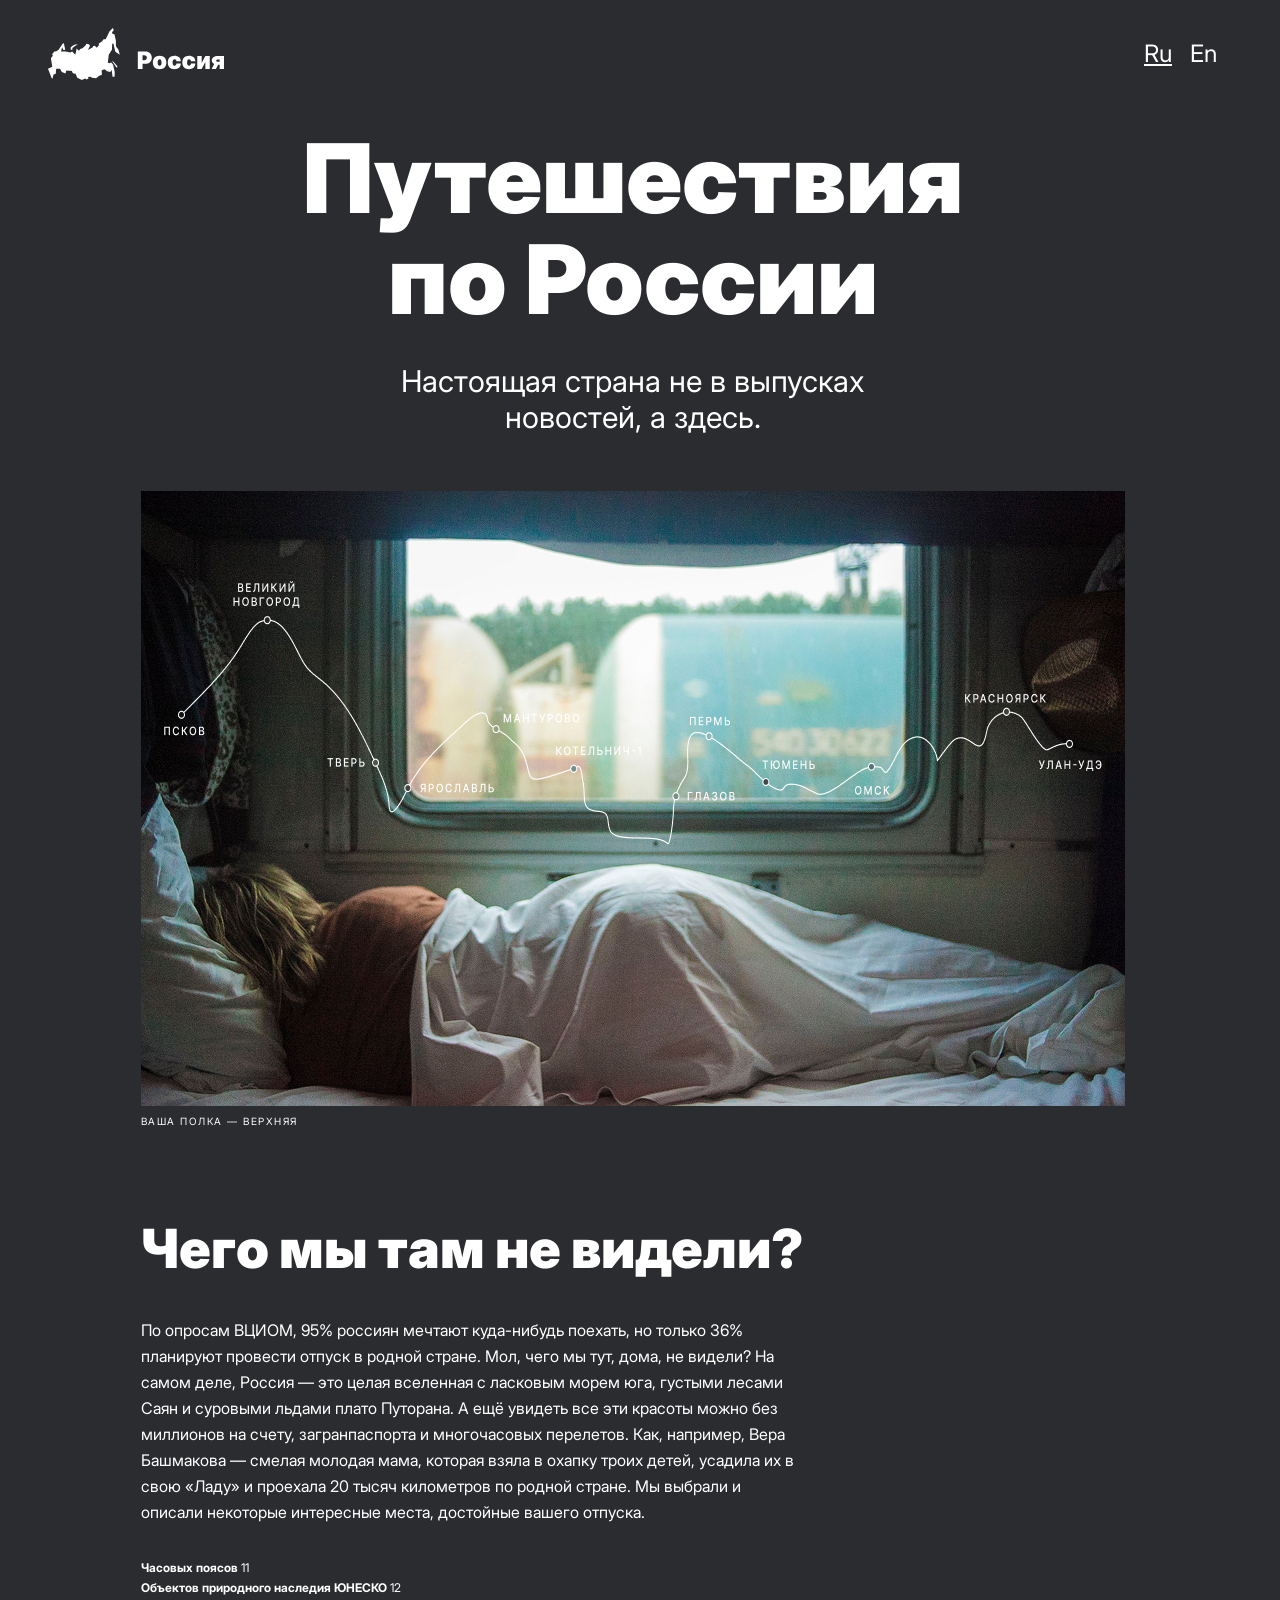
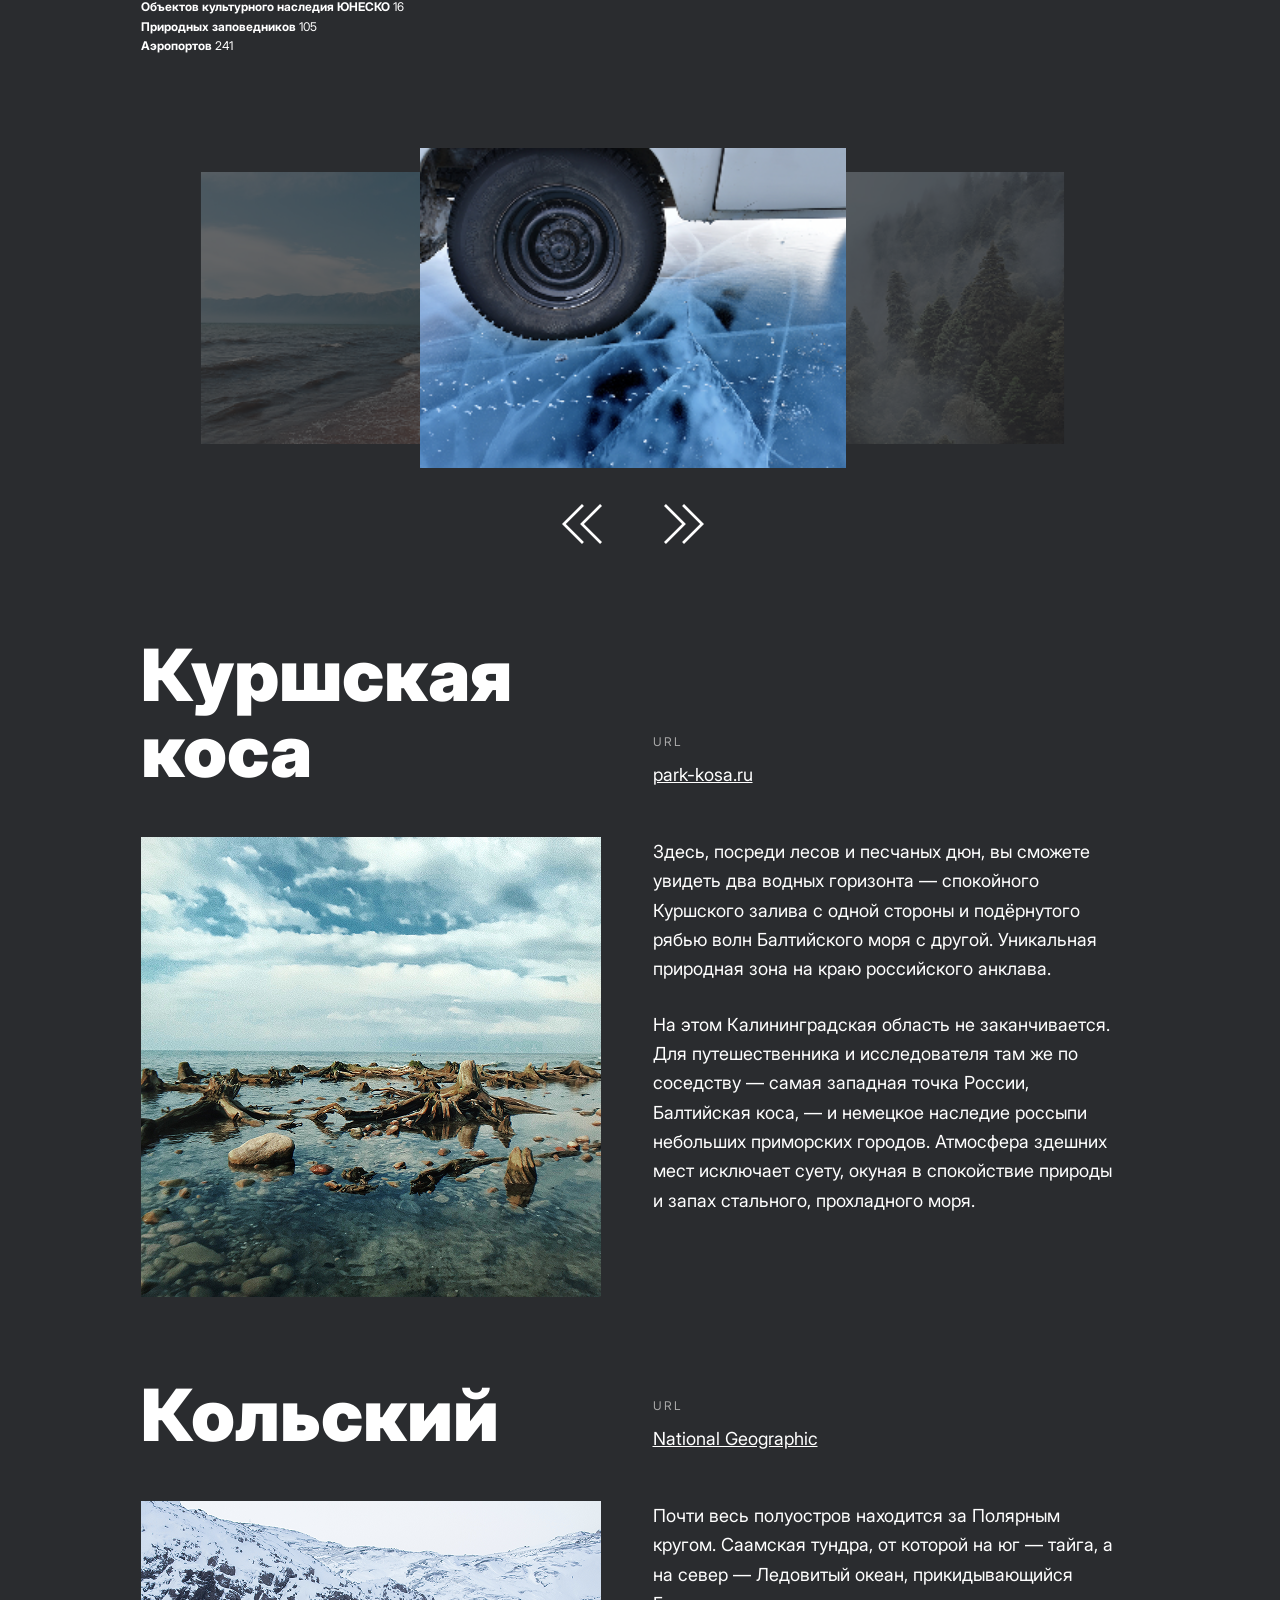
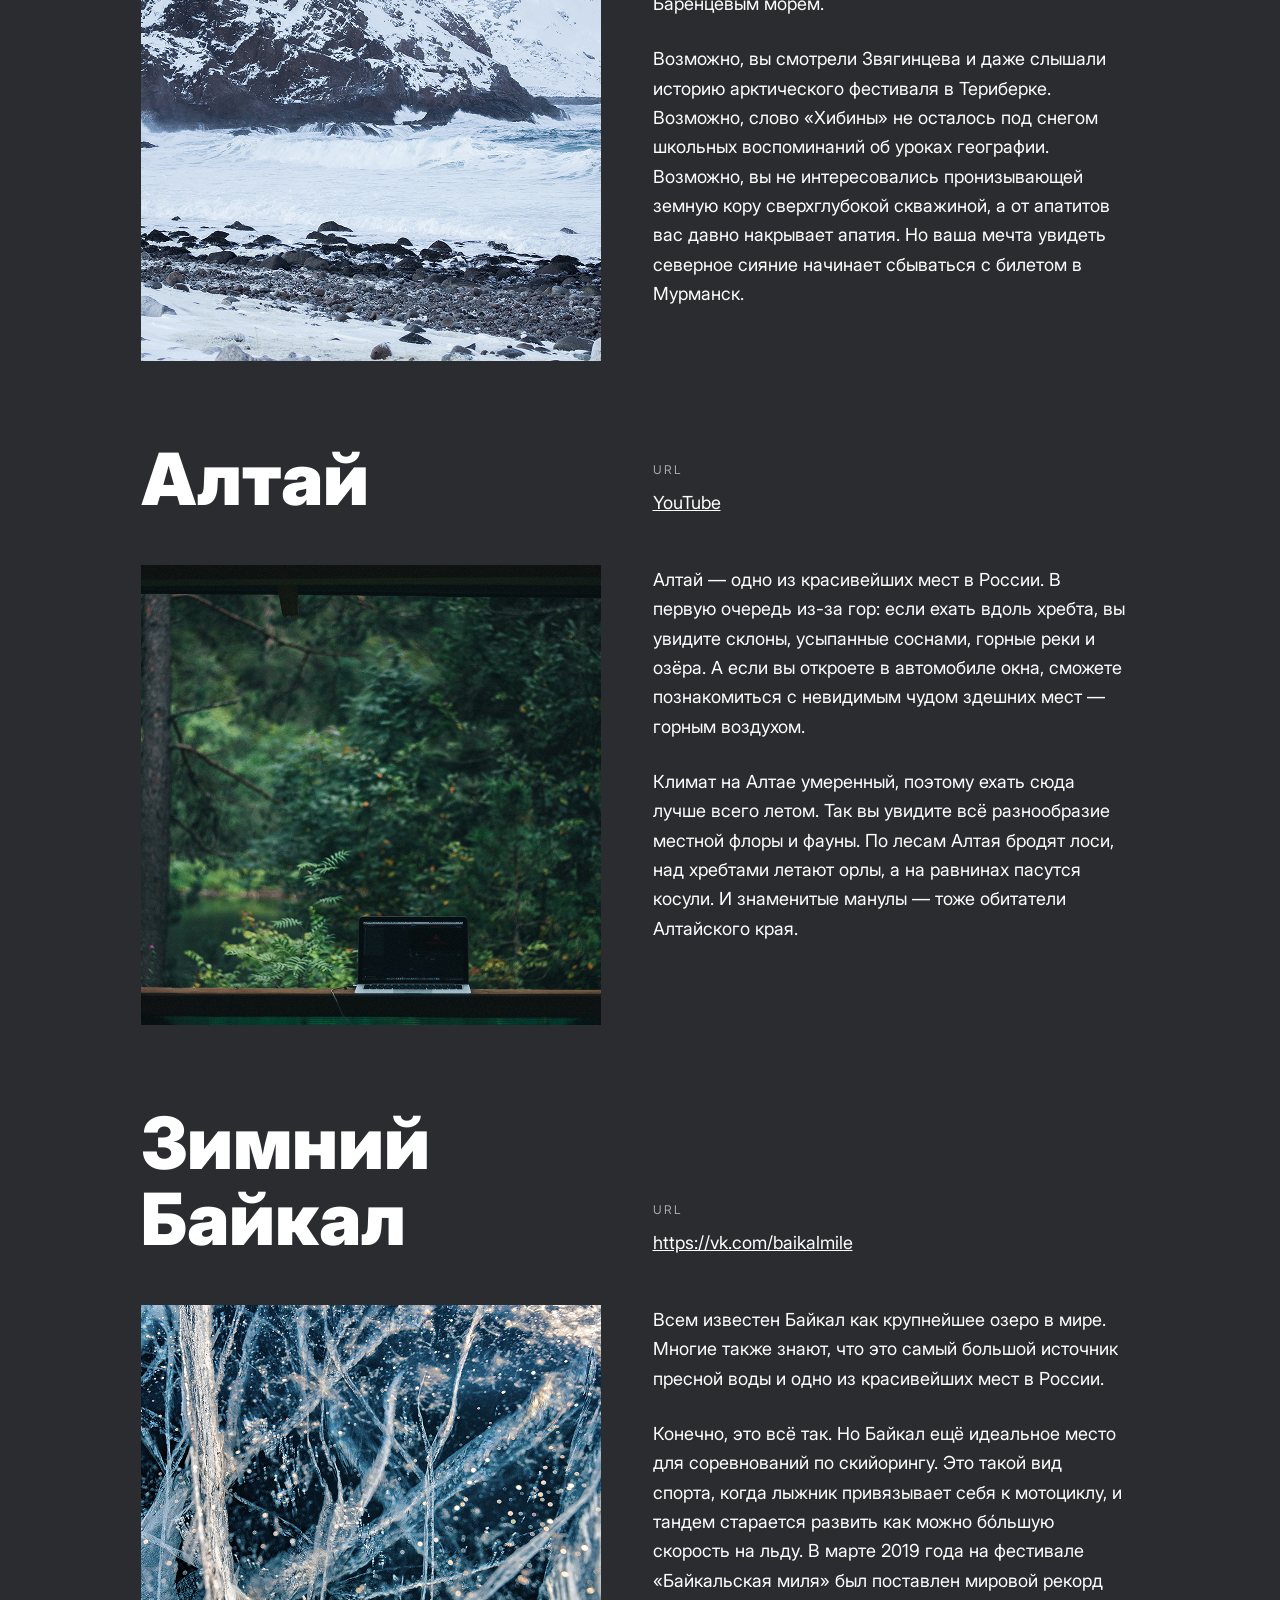
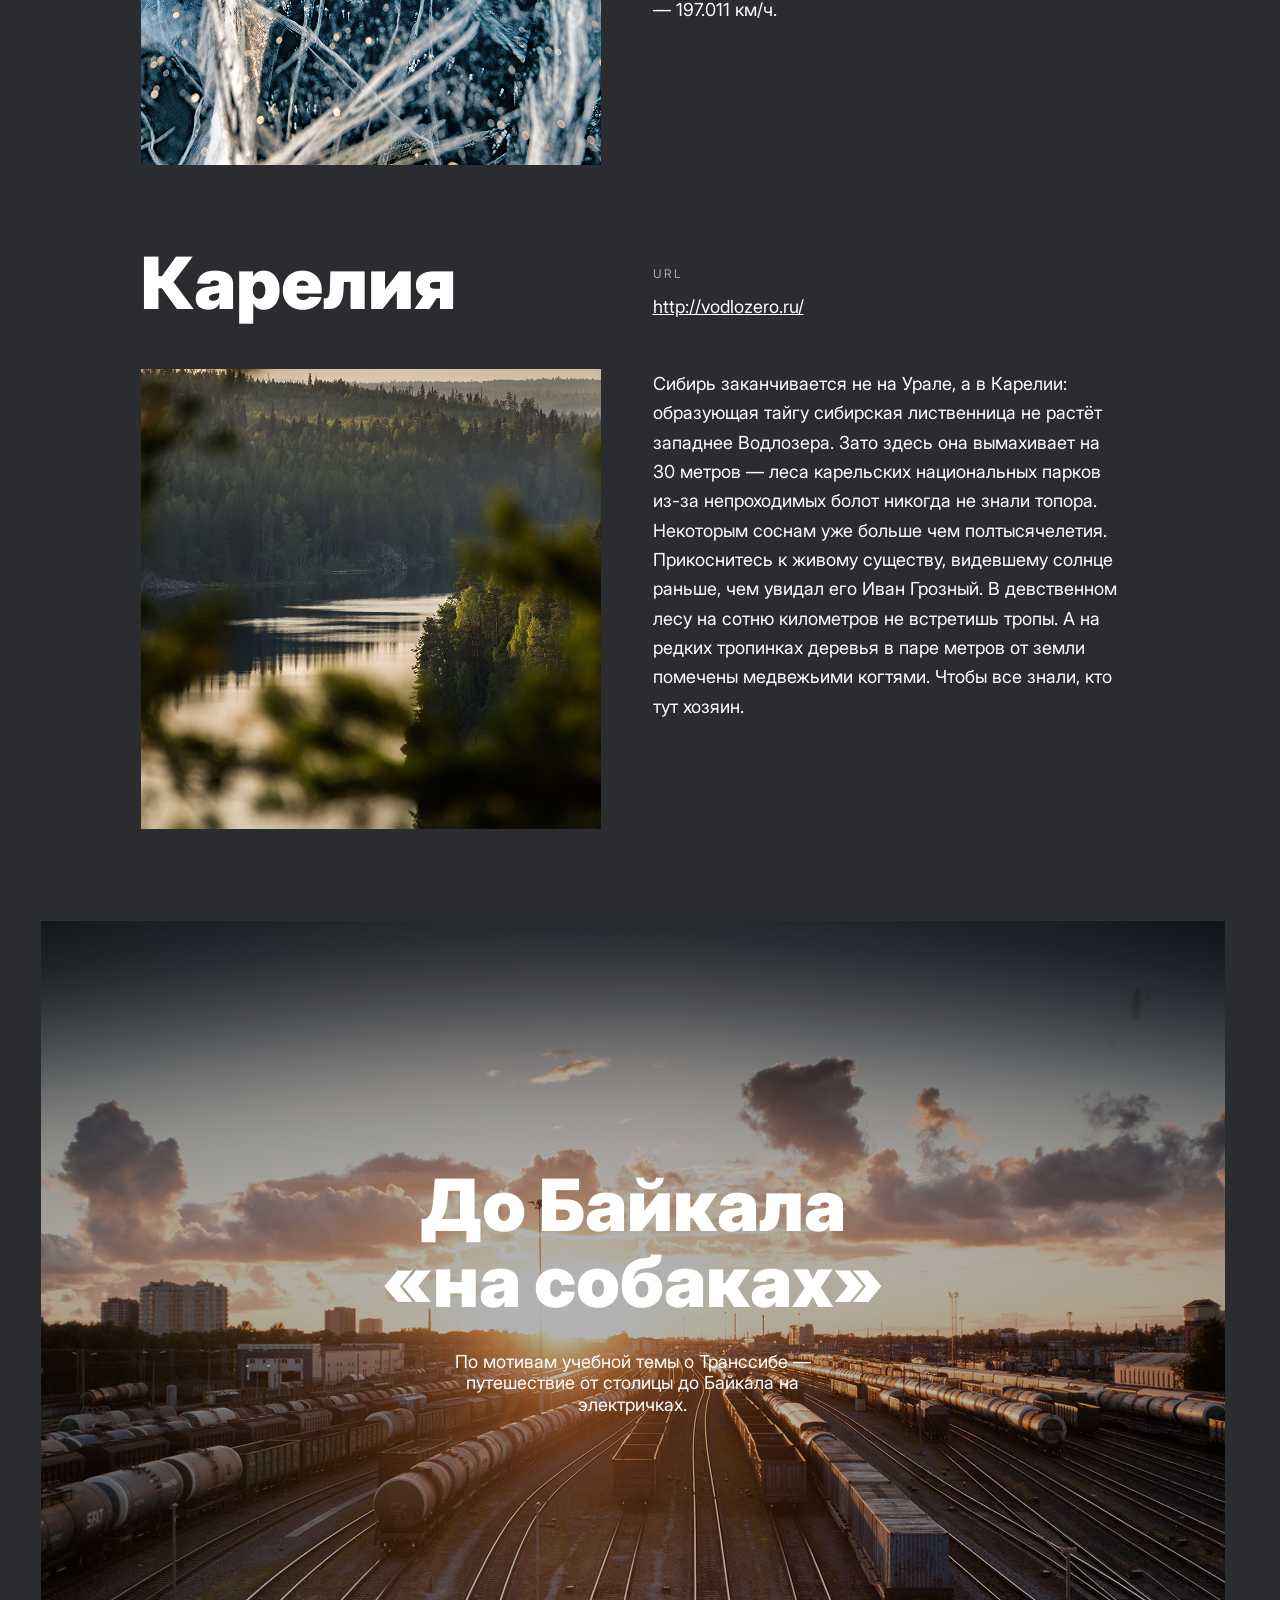
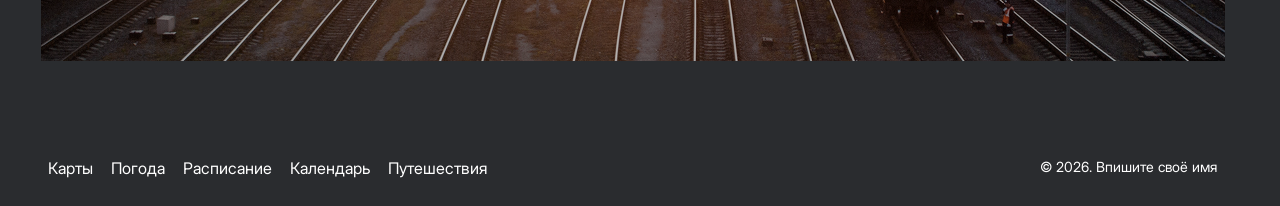
<file: src/index.html>
<!doctype html>
<html lang="ru">
<head>
  <meta charset="UTF-8">
  <meta
    name="viewport"
    content="width=device-width, user-scalable=no, initial-scale=1.0, maximum-scale=1.0, minimum-scale=1.0"
  >
  <meta
    http-equiv="X-UA-Compatible"
    content="ie=edge"
  >
  <title>Путешествия по России</title>
  <link
    rel="stylesheet"
    href="css/styles.css"
  >
  <script src="script.js" defer></script>
</head>
<body>

<header class="header">
  <div class="header__container container-large">
    <a
      href="index.html"
      class="header__logo"
    >
      <img
        src="./icons/logo.svg"
        alt="Логотип компании"
        class="header__logo-img"
        width="176"
        height="52"
        loading="lazy"
      >
    </a>

    <div class="header__language-switcher language-switcher">
      <a class="language-switcher__ru language-switcher__button-link" href="index.html">Ru</a>
      <a class="language-switcher__en language-switcher__button-link is-active" href="index-en.html">En</a>
    </div>
  </div>
</header>

<main class="main">
  <section class="hero section">
    <div class="hero__container container-small container-reset_tablet">
      <h1 class="hero__title">Путешествия по России</h1>
      <p class="hero__description">Настоящая страна не в выпусках новостей, а здесь.</p>
      <img
        class="hero__img"
        src="img/hero-img.png"
        alt="Вид из окна поезда на проезжающий мимо состав, поверх фото наложена ломаная линия с названиями городов Транссибирской магистрали"
        width="984"
        height="615"
        loading="lazy"
      >
      <p class="hero__caption">ваша полка — верхняя</p>
    </div>
  </section>

  <section class="intro section container-small">
    <div class="intro__inner">
      <h2 class="intro__title">Чего мы там не видели?</h2>
      <p class="intro__description">По опросам ВЦИОМ, 95% россиян мечтают куда-нибудь поехать, но только 36%
        планируют провести отпуск в родной стране. Мол, чего мы тут, дома, не видели? На
        самом деле, Россия — это целая вселенная с ласковым морем юга, густыми лесами
        Саян и суровыми льдами плато Путорана. А ещё увидеть все эти красоты можно без
        миллионов на счету, загранпаспорта и многочасовых перелетов. Как, например,
        Вера Башмакова — смелая молодая мама, которая взяла в охапку троих детей, усадила их
        в свою «Ладу» и проехала 20 тысяч километров по родной стране. Мы выбрали и
        описали некоторые интересные места, достойные вашего отпуска.</p>
      <ul class="intro__info-list">
        <li class="intro__info-item">
          Часовых поясов <span class="thin-span">11</span>
        </li>
        <li class="intro__info-item">
          Объектов природного наследия ЮНЕСКО <span class="thin-span">12</span>
        </li>
        <li class="intro__info-item">
          Объектов культурного наследия ЮНЕСКО <span class="thin-span">16</span>
        </li>
        <li class="intro__info-item">
          Природных заповедников <span class="thin-span">105</span>
        </li>
        <li class="intro__info-item">
          Аэропортов <span class="thin-span">241</span>
        </li>
      </ul>
    </div>
  </section>

  <section class="slider section">
    <div class="slider__container container-small">
      <ul class="slider__list">
        <li class="slider__item">
          <img
            src="img/gallery-img-1.png"
            alt=""
            class="slider__img"
            width="284"
            height="213"
            loading="lazy"
          >
        </li>
        <li class="slider__item">
          <img
            src="img/gallery-img-2.png"
            alt=""
            class="slider__img"
            width="284"
            height="213"
            loading="lazy"
          >
        </li>
        <li class="slider__item">
          <img
            src="img/gallery-img-3.png"
            alt=""
            class="slider__img"
            width="284"
            height="213"
            loading="lazy"
          >
        </li>
        <li class="slider__item slider__before-slide">
          <img
            src="img/gallery-img-4.png"
            alt=""
            class="slider__img"
            width="284"
            height="213"
            loading="lazy"
          >
        </li>
        <li class="slider__item slider__is-active">
          <img
            src="img/gallery-img-5.png"
            alt=""
            class="slider__img"
            width="284"
            height="213"
            loading="lazy"
          >
        </li>
        <li class="slider__item slider__after-slide">
          <img
            src="img/gallery-img-6.png"
            alt=""
            class="slider__img"
            width="284"
            height="213"
            loading="lazy"
          >
        </li>
        <li class="slider__item">
          <img
            src="img/gallery-img-7.png"
            alt=""
            class="slider__img"
            width="284"
            height="213"
            loading="lazy"
          >
        </li>
        <li class="slider__item">
          <img
            src="img/gallery-img-8.png"
            alt=""
            class="slider__img"
            width="284"
            height="213"
            loading="lazy"
          >
        </li>
        <li class="slider__item">
          <img
            src="img/gallery-img-9.png"
            alt=""
            class="slider__img"
            width="284"
            height="213"
            loading="lazy"
          >
        </li>
        <li class="slider__item">
          <img
            src="img/gallery-img-10.png"
            alt=""
            class="slider__img"
            width="284"
            height="213"
            loading="lazy"
          >
        </li>
        <li class="slider__item">
          <img
            src="img/gallery-img-11.png"
            alt=""
            class="slider__img"
            width="284"
            height="213"
            loading="lazy"
          >
        </li>
        <li class="slider__item">
          <img
            src="img/gallery-img-12.png"
            alt=""
            class="slider__img"
            width="284"
            height="213"
            loading="lazy"
          >
        </li>
      </ul>

      <div class="slider__controls">
        <button class="slider__next-btn">
          <svg fill="#000000" width="40px" height="40px" viewBox="0 0 1920 1920" xmlns="http://www.w3.org/2000/svg">
            <g fill-rule="evenodd">
              <path d="M1052 92.168 959.701 0-.234 959.935 959.701 1920l92.299-92.43-867.636-867.635L1052 92.168Z"/>
              <path d="M1920 92.168 1827.7 0 867.766 959.935 1827.7 1920l92.3-92.43-867.64-867.635L1920 92.168Z"/>
            </g>
          </svg>
        </button>
        <button class="slider__prev-btn">
          <svg fill="#000000" width="40px" height="40px" viewBox="0 0 1920 1920" xmlns="http://www.w3.org/2000/svg">
            <g fill-rule="evenodd">
              <path d="M0 92.168 92.299 0l959.931 959.935L92.299 1920 0 1827.57l867.636-867.635L0 92.168Z"/>
              <path d="M868 92.168 960.299 0l959.931 959.935L960.299 1920 868 1827.57l867.64-867.635L868 92.168Z"/>
            </g>
          </svg>
        </button>
      </div>
    </div>
  </section>

  <section class="locations section">
    <div class="locations__container container-small">
      <div class="locations__content">
        <h2 class="locations__title">Куршская коса</h2>
        <div class="locations__link-container">
          <span class="locations__link-span">URL</span>
          <a
            href="http://park-kosa.ru"
            class="locations__link"
          >park-kosa.ru</a>
        </div>
        <img
          src="img/locations-first.png"
          alt="Пейзаж локации «Куршская коса»"
          class="locations__img"
          width="460"
          height="460"
          loading="lazy"
        >
        <p class="locations__description">
          <span class="locations__description-separation">
            Здесь, посреди лесов и песчаных дюн, вы сможете
            увидеть два водных горизонта — спокойного
            Куршского залива с одной стороны и подёрнутого
            рябью волн Балтийского моря с другой. Уникальная
            природная зона на краю российского анклава.
          </span>
          <span class="locations__description-separation">
            На этом Калининградская область не заканчивается.
            Для путешественника и исследователя там же по
            соседству — самая западная точка России,
            Балтийская коса, — и немецкое наследие россыпи
            небольших приморских городов. Атмосфера здешних
            мест исключает суету, окуная в спокойствие
            природы и запах стального, прохладного моря.
          </span>
        </p>
      </div>

      <div class="locations__content">
        <h2 class="locations__title">Кольский</h2>
        <div class="locations__link-container">
          <span class="locations__link-span">URL</span>
          <a
            href="https://yourshot.nationalgeographic.com/photos/?keywords=kolskiy"
            class="locations__link"
          >National Geographic</a>
        </div>
        <img
          src="img/locations-second.png"
          alt="Пейзаж локации «Кольский»"
          class="locations__img"
          width="460"
          height="460"
          loading="lazy"
        >
        <p class="locations__description">
          <span class="locations__description-separation">
            Почти весь полуостров находится за Полярным
            кругом. Саамская тундра, от которой на юг —
            тайга, а на север — Ледовитый океан,
            прикидывающийся Баренцевым морем.
          </span>
          <span class="locations__description-separation">
            Возможно, вы смотрели Звягинцева и даже слышали
            историю арктического фестиваля в Териберке.
            Возможно, слово «Хибины» не осталось под снегом
            школьных воспоминаний об уроках географии.
            Возможно, вы не интересовались пронизывающей
            земную кору сверхглубокой скважиной, а от апатитов
            вас давно накрывает апатия. Но ваша мечта увидеть
            северное сияние начинает сбываться с билетом
            в Мурманск.
          </span>
        </p>
      </div>

      <div class="locations__content">
        <h2 class="locations__title">Алтай</h2>
        <div class="locations__link-container">
          <span class="locations__link-span">URL</span>
          <a
            href="https://www.youtube.com/watch?v=7ZEsoV7kWAQ"
            class="locations__link"
          >YouTube</a>
        </div>
        <img
          src="img/locations-third.png"
          alt="Пейзаж локации «Алтай»"
          class="locations__img"
          width="460"
          height="460"
          loading="lazy"
        >
        <p class="locations__description">
          <span class="locations__description-separation">
            Алтай — одно из красивейших мест в России.
            В первую очередь из-за гор: если ехать вдоль хребта,
            вы увидите склоны, усыпанные соснами, горные реки
            и озёра. А если вы откроете в автомобиле окна,
            сможете познакомиться с невидимым чудом здешних
            мест — горным воздухом.
          </span>
          <span class="locations__description-separation">
            Климат на Алтае умеренный, поэтому ехать сюда
            лучше всего летом. Так вы увидите всё разнообразие
            местной флоры и фауны. По лесам Алтая бродят
            лоси, над хребтами летают орлы, а на равнинах
            пасутся косули. И знаменитые манулы —
            тоже обитатели Алтайского края.
          </span>
        </p>
      </div>

      <div class="locations__content">
        <h2 class="locations__title">Зимний Байкал</h2>
        <div class="locations__link-container">
          <span class="locations__link-span">URL</span>
          <a
            href="https://vk.com/baikalmile"
            class="locations__link"
          >https://vk.com/baikalmile</a>
        </div>
        <img
          src="img/locations-fourth.png"
          alt="Пейзаж локации «Зимний Байкал»"
          class="locations__img"
          width="460"
          height="460"
          loading="lazy"
        >
        <p class="locations__description">
          <span class="locations__description-separation">
            Всем известен Байкал как крупнейшее озеро
            в мире. Многие также знают, что это самый большой
            источник пресной воды и одно из красивейших мест
            в России.
          </span>
          <span class="locations__description-separation">
            Конечно, это всё так. Но Байкал ещё идеальное
            место для соревнований по скийорингу. Это такой
            вид спорта, когда лыжник привязывает себя
            к мотоциклу, и тандем старается развить как можно
            бóльшую скорость на льду. В марте 2019 года на
            фестивале «Байкальская миля» был поставлен
            мировой рекорд — 197.011 км/ч.
          </span>
        </p>
      </div>

      <div class="locations__content">
        <h2 class="locations__title">Карелия</h2>
        <div class="locations__link-container">
          <span class="locations__link-span">URL</span>
          <a
            href="http://vodlozero.ru"
            class="locations__link"
          >http://vodlozero.ru/</a>
        </div>
        <img
          src="img/locations-fifth.png"
          alt="Пейзаж локации «Карелия»"
          class="locations__img"
          width="460"
          height="460"
          loading="lazy"
        >
        <p class="locations__description">
          Сибирь заканчивается не на Урале, а в Карелии:
          образующая тайгу сибирская лиственница не растёт
          западнее Водлозера. Зато здесь она вымахивает на
          30 метров — леса карельских национальных парков
          из-за непроходимых болот никогда не знали топора.
          Некоторым соснам уже больше чем полтысячелетия.
          Прикоснитесь к живому существу, видевшему
          солнце раньше, чем увидал его Иван Грозный.
          В девственном лесу на сотню километров не
          встретишь тропы. А на редких тропинках деревья
          в паре метров от земли помечены медвежьими
          когтями. Чтобы все знали, кто тут хозяин.
        </p>
      </div>
    </div>
  </section>

  <section class="to-baikal section">
    <a
      href="https://stampsy.com/na-elektrichkakh-do-baikala"
      class="to-baikal__link container-large container-reset_tablet"
    >
      <div class="to-baikal__link-content">
        <h2 class="to-baikal__title">До Байкала «на собаках»</h2>
        <p class="to-baikal__description">
          По мотивам учебной темы о Транссибе
          — путешествие от столицы до Байкала на
          электричках.
        </p>
      </div>
    </a>
  </section>

  <footer class="footer section container-large">
    <div class="footer__container">
      <nav class="footer__nav">
        <ul class="footer__nav-list">
          <li class="footer__nav-item">
            <a
              href="https://yandex.ru/maps"
              class="footer__nav-link"
            >Карты</a>
          </li>
          <li class="footer__nav-item">
            <a
              href="https://yandex.ru/pogoda"
              class="footer__nav-link"
            >Погода</a>
          </li>
          <li class="footer__nav-item">
            <a
              href="https://rasp.yandex.ru"
              class="footer__nav-link"
            >Расписание</a>
          </li>
          <li class="footer__nav-item">
            <a
              href="https://calendar.yandex.ru"
              class="footer__nav-link"
            >Календарь</a>
          </li>
          <li class="footer__nav-item">
            <a
              href="https://travel.yandex.ru"
              class="footer__nav-link"
            >Путешествия</a>
          </li>
        </ul>
      </nav>
      <p class="footer__copyright">© 2026. Впишите своё имя</p>
    </div>
  </footer>
</main>
</body>
</html>
</file>
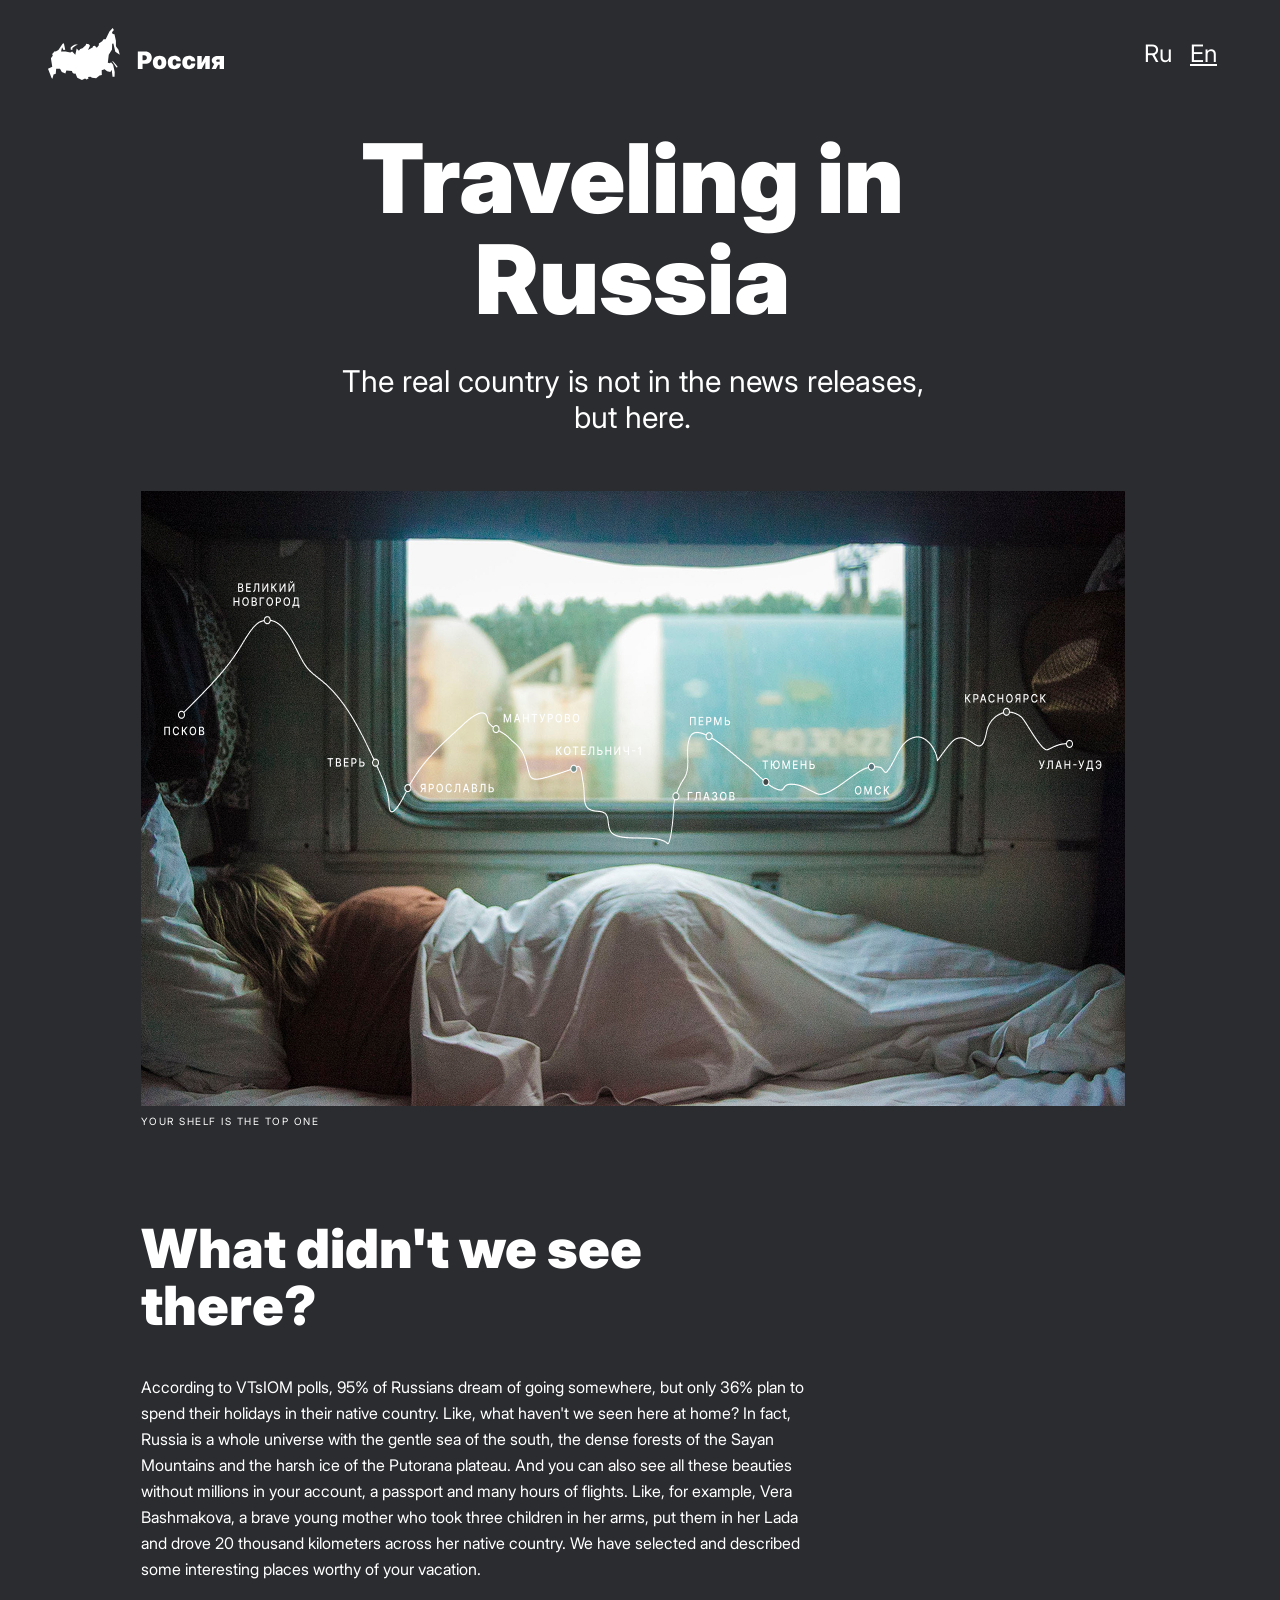
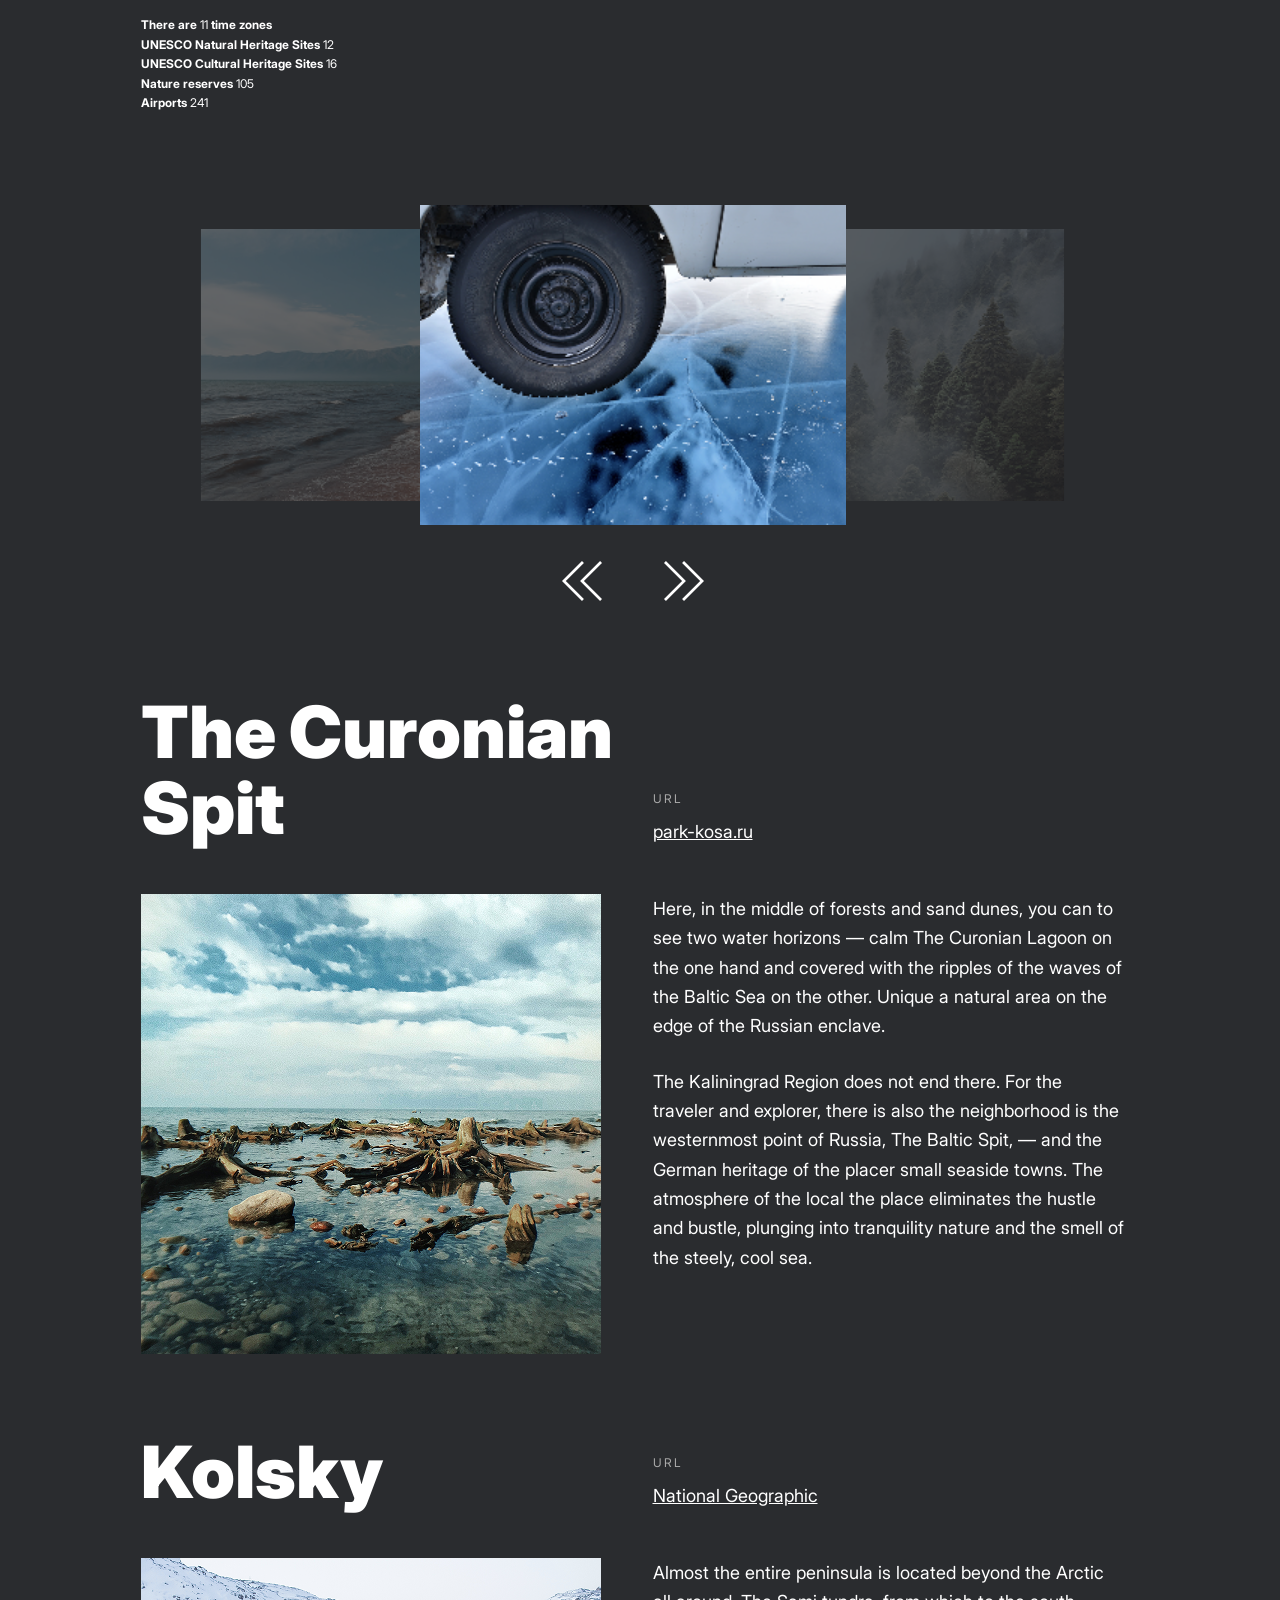
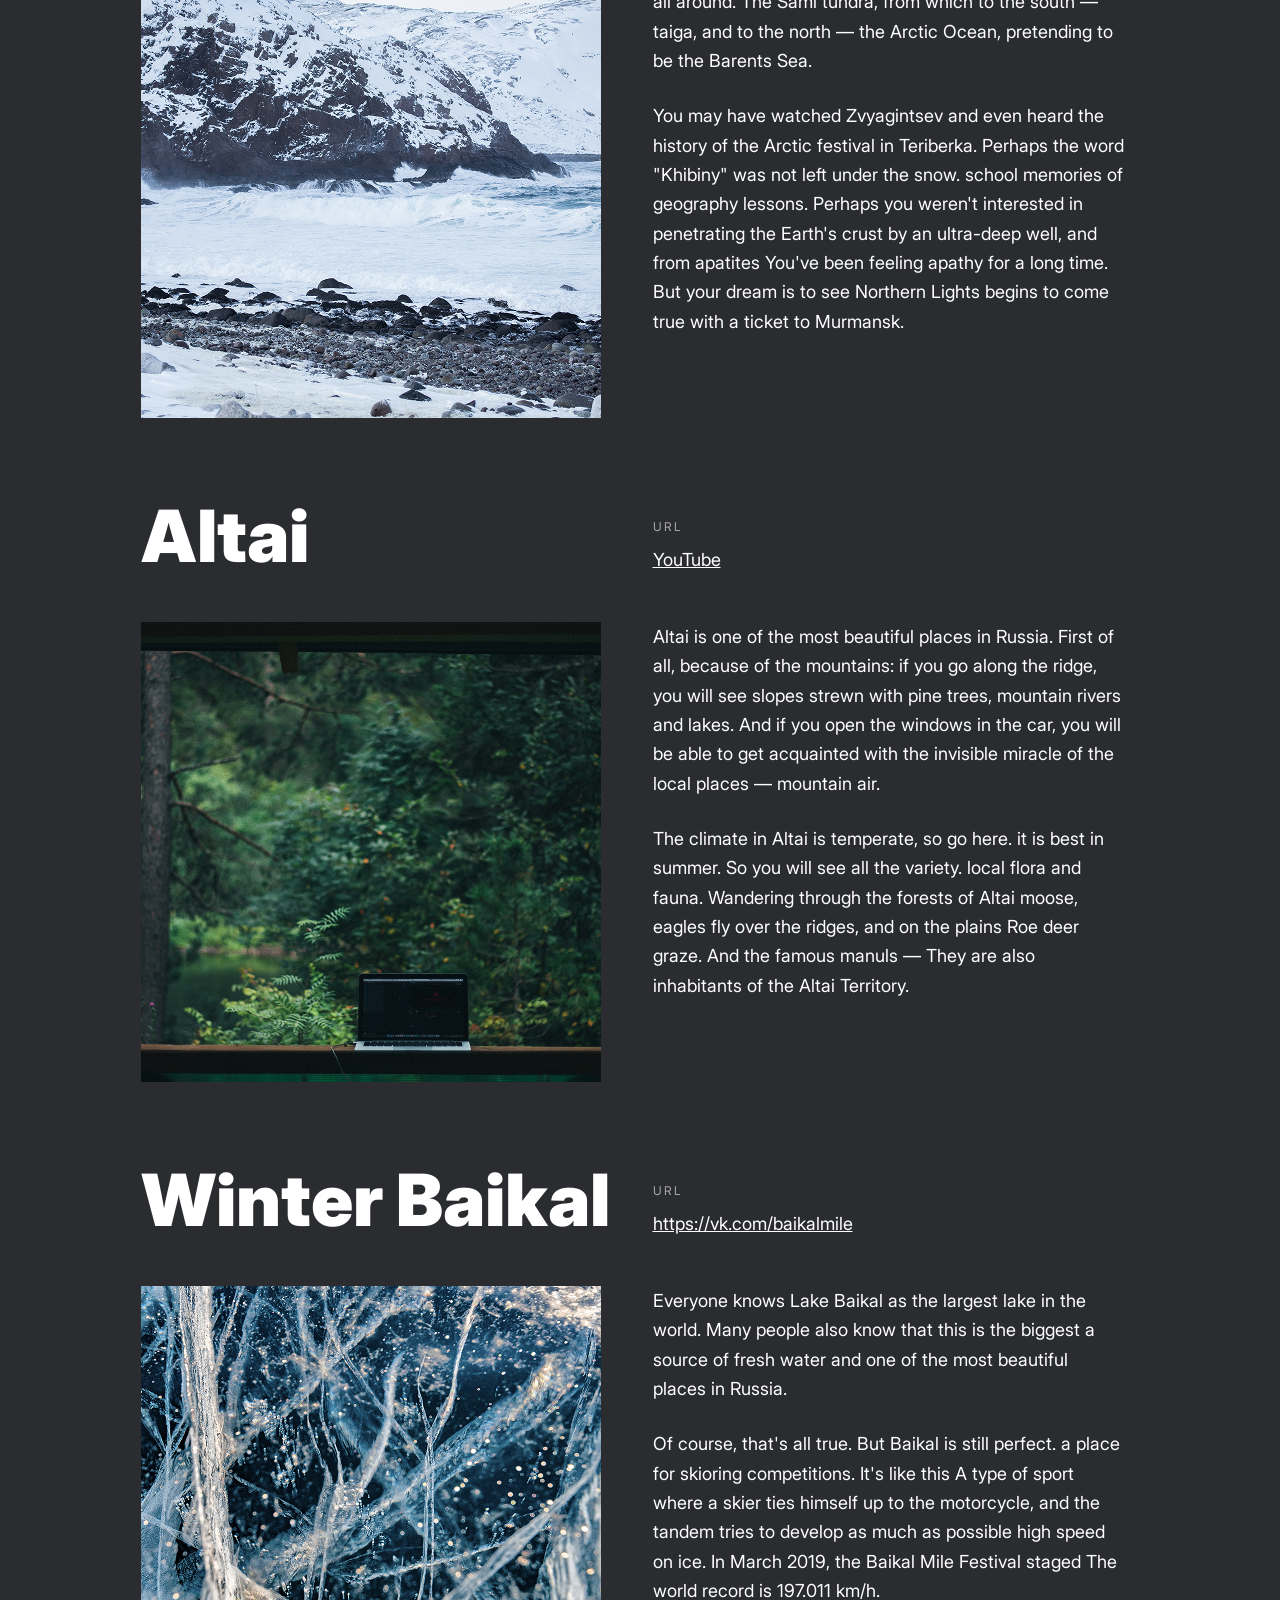
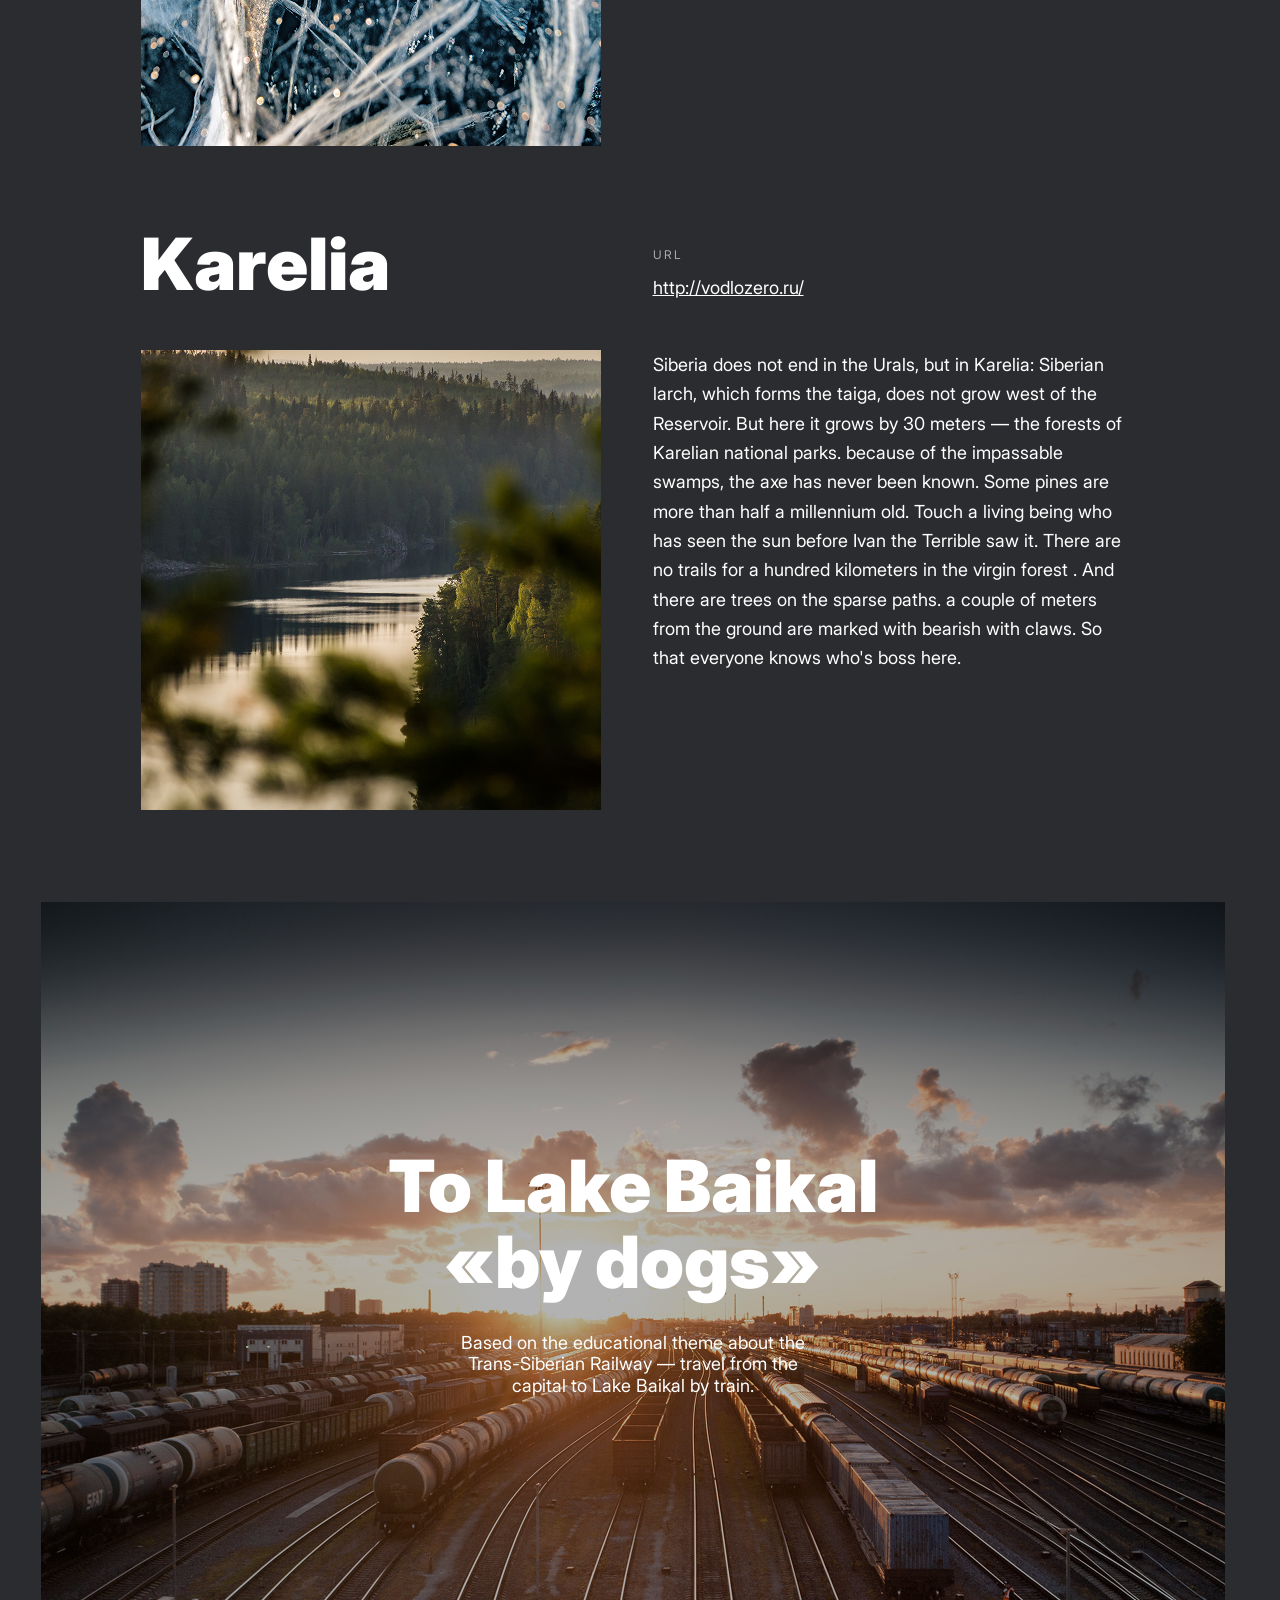
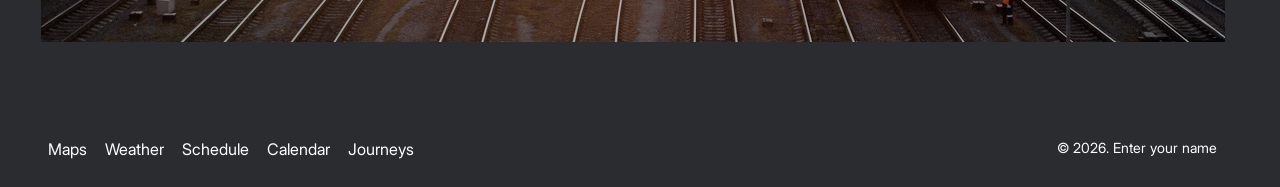
<file: src/index-en.html>
<!doctype html>
<html lang="ru">
<head>
  <meta charset="UTF-8">
  <meta
    name="viewport"
    content="width=device-width, user-scalable=no, initial-scale=1.0, maximum-scale=1.0, minimum-scale=1.0"
  >
  <meta
    http-equiv="X-UA-Compatible"
    content="ie=edge"
  >
  <title>Traveling in Russia</title>
  <link
    rel="stylesheet"
    href="css/styles.css"
  >
  <script src="script.js" defer></script>
</head>
<body>
<header class="header">
  <div class="header__container container-large">
    <a
      href="index.html"
      class="header__logo"
    >
      <img
        src="./icons/logo.svg"
        alt="Company logo"
        class="header__logo-img"
        width="176"
        height="52"
        loading="lazy"
      >
    </a>

    <div class="header__language-switcher language-switcher">
      <a class="language-switcher__ru language-switcher__button-link is-active" href="index.html">Ru</a>
      <a class="language-switcher__en language-switcher__button-link" href="index-en.html">En</a>
    </div>
  </div>
</header>
<main class="main">
  <section class="hero section">
    <div class="hero__container container-small container-reset_tablet">
      <h1 class="hero__title">Traveling in Russia</h1>
      <p class="hero__description">The real country is not in the news releases, but here.</p>
      <img
        class="hero__img"
        src="img/hero-img.png"
        alt="View from the train window of a passing train, a broken line with the names of cities of the Trans-Siberian railway is superimposed on top of the photo"
        width="984"
        height="615"
        loading="lazy"
      >
      <p class="hero__caption">your shelf is the top one</p>
    </div>
  </section>

  <section class="intro section container-small">
    <div class="intro__inner">
      <h2 class="intro__title">What didn't we see there?</h2>
      <p class="intro__description">According to VTsIOM polls, 95% of Russians dream of going somewhere, but only 36% plan to spend their holidays in their native country. Like, what haven't we seen here at home? In fact, Russia is a whole universe with the gentle sea of the south, the dense forests of the Sayan Mountains and the harsh ice of the Putorana plateau. And you can also see all these beauties without millions in your account, a passport and many hours of flights. Like, for example, Vera Bashmakova, a brave young mother who took three children in her arms, put them in her Lada and drove 20 thousand kilometers across her native country. We have selected and described some interesting places worthy of your vacation.</p>
      <ul class="intro__info-list">
        <li class="intro__info-item">
          There are <span class="thin-span">11</span> time zones
        </li>
        <li class="intro__info-item">
          UNESCO Natural Heritage Sites <span class="thin-span">12</span>
        </li>
        <li class="intro__info-item">
          UNESCO Cultural Heritage Sites <span class="thin-span">16</span>
        </li>
        <li class="intro__info-item">
          Nature reserves <span class="thin-span">105</span>
        </li>
        <li class="intro__info-item">
          Airports <span class="thin-span">241</span>
        </li>
      </ul>
    </div>
  </section>

  <section class="slider section">
    <div class="slider__container container-small">
      <ul class="slider__list">
        <li class="slider__item">
          <img
            src="img/gallery-img-1.png"
            alt=""
            class="slider__img"
            width="284"
            height="213"
            loading="lazy"
          >
        </li>
        <li class="slider__item">
          <img
            src="img/gallery-img-2.png"
            alt=""
            class="slider__img"
            width="284"
            height="213"
            loading="lazy"
          >
        </li>
        <li class="slider__item">
          <img
            src="img/gallery-img-3.png"
            alt=""
            class="slider__img"
            width="284"
            height="213"
            loading="lazy"
          >
        </li>
        <li class="slider__item slider__before-slide">
          <img
            src="img/gallery-img-4.png"
            alt=""
            class="slider__img"
            width="284"
            height="213"
            loading="lazy"
          >
        </li>
        <li class="slider__item slider__is-active">
          <img
            src="img/gallery-img-5.png"
            alt=""
            class="slider__img"
            width="284"
            height="213"
            loading="lazy"
          >
        </li>
        <li class="slider__item slider__after-slide">
          <img
            src="img/gallery-img-6.png"
            alt=""
            class="slider__img"
            width="284"
            height="213"
            loading="lazy"
          >
        </li>
        <li class="slider__item">
          <img
            src="img/gallery-img-7.png"
            alt=""
            class="slider__img"
            width="284"
            height="213"
            loading="lazy"
          >
        </li>
        <li class="slider__item">
          <img
            src="img/gallery-img-8.png"
            alt=""
            class="slider__img"
            width="284"
            height="213"
            loading="lazy"
          >
        </li>
        <li class="slider__item">
          <img
            src="img/gallery-img-9.png"
            alt=""
            class="slider__img"
            width="284"
            height="213"
            loading="lazy"
          >
        </li>
        <li class="slider__item">
          <img
            src="img/gallery-img-10.png"
            alt=""
            class="slider__img"
            width="284"
            height="213"
            loading="lazy"
          >
        </li>
        <li class="slider__item">
          <img
            src="img/gallery-img-11.png"
            alt=""
            class="slider__img"
            width="284"
            height="213"
            loading="lazy"
          >
        </li>
        <li class="slider__item">
          <img
            src="img/gallery-img-12.png"
            alt=""
            class="slider__img"
            width="284"
            height="213"
            loading="lazy"
          >
        </li>
      </ul>

      <div class="slider__controls">
        <button class="slider__next-btn">
          <svg fill="#000000" width="40px" height="40px" viewBox="0 0 1920 1920" xmlns="http://www.w3.org/2000/svg">
            <g fill-rule="evenodd">
              <path d="M1052 92.168 959.701 0-.234 959.935 959.701 1920l92.299-92.43-867.636-867.635L1052 92.168Z"/>
              <path d="M1920 92.168 1827.7 0 867.766 959.935 1827.7 1920l92.3-92.43-867.64-867.635L1920 92.168Z"/>
            </g>
          </svg>
        </button>
        <button class="slider__prev-btn">
          <svg fill="#000000" width="40px" height="40px" viewBox="0 0 1920 1920" xmlns="http://www.w3.org/2000/svg">
            <g fill-rule="evenodd">
              <path d="M0 92.168 92.299 0l959.931 959.935L92.299 1920 0 1827.57l867.636-867.635L0 92.168Z"/>
              <path d="M868 92.168 960.299 0l959.931 959.935L960.299 1920 868 1827.57l867.64-867.635L868 92.168Z"/>
            </g>
          </svg>
        </button>
      </div>
    </div>
  </section>

  <section class="locations section">
    <div class="locations__container container-small">
      <div class="locations__content">
        <h2 class="locations__title">The Curonian Spit</h2>
        <div class="locations__link-container">
          <span class="locations__link-span">URL</span>
          <a
            href="http://park-kosa.ru"
            class="locations__link"
          >park-kosa.ru</a>
        </div>
        <img
          src="img/locations-first.png"
          alt="Landscape of the Curonian Spit location"
          class="locations__img"
          width="460"
          height="460"
          loading="lazy"
        >
        <p class="locations__description">
          <span class="locations__description-separation">
            Here, in the middle of forests and sand dunes, you can
            to see two water horizons — calm
            The Curonian Lagoon on the one hand and covered with
            the ripples of the waves of the Baltic Sea on the other. Unique
            a natural area on the edge of the Russian enclave.
          </span>
          <span class="locations__description-separation">
            The Kaliningrad Region does not end there.
            For the traveler and explorer, there is also
            the neighborhood is the westernmost point of Russia,
            The Baltic Spit, — and the German heritage of the placer
            small seaside towns. The atmosphere of the local
            the place eliminates the hustle and bustle, plunging into tranquility
            nature and the smell of the steely, cool sea.
          </span>
        </p>
      </div>

      <div class="locations__content">
        <h2 class="locations__title">Kolsky</h2>
        <div class="locations__link-container">
          <span class="locations__link-span">URL</span>
          <a
            href="https://yourshot.nationalgeographic.com/photos/?keywords=kolskiy"
            class="locations__link"
          >National Geographic</a>
        </div>
        <img
          src="img/locations-second.png"
          alt="Landscape of the Kolsky location"
          class="locations__img"
          width="460"
          height="460"
          loading="lazy"
        >
        <p class="locations__description">
          <span class="locations__description-separation">
            Almost the entire peninsula is located beyond the Arctic
            all around. The Sami tundra, from which to the south —
            taiga, and to the north — the Arctic Ocean,
            pretending to be the Barents Sea.
          </span>
          <span class="locations__description-separation">
            You may have watched Zvyagintsev and even heard
            the history of the Arctic festival in Teriberka.
            Perhaps the word "Khibiny" was not left under the snow.
            school memories of geography lessons.
            Perhaps you weren't interested in penetrating
            the Earth's crust by an ultra-deep well, and from apatites
            You've been feeling apathy for a long time. But your dream is to see
            Northern Lights begins to come true with a ticket
            to Murmansk.
          </span>
        </p>
      </div>

      <div class="locations__content">
        <h2 class="locations__title">Altai</h2>
        <div class="locations__link-container">
          <span class="locations__link-span">URL</span>
          <a
            href="https://www.youtube.com/watch?v=7ZEsoV7kWAQ"
            class="locations__link"
          >YouTube</a>
        </div>
        <img
          src="img/locations-third.png"
          alt="Landscape of the Altai location"
          class="locations__img"
          width="460"
          height="460"
          loading="lazy"
        >
        <p class="locations__description">
          <span class="locations__description-separation">
            Altai is one of the most beautiful places in Russia.
            First of all, because of the mountains: if you go along the ridge,
            you will see slopes strewn with pine trees, mountain rivers
            and lakes. And if you open the windows in the car,
            you will be able to get acquainted with the invisible miracle of the local
            places — mountain air.
          </span>
          <span class="locations__description-separation">
            The climate in Altai is temperate, so go here.
            it is best in summer. So you will see all the variety.
            local flora and fauna. Wandering through the forests of Altai
            moose, eagles fly over the ridges, and on the plains
            Roe deer graze. And the famous manuls —
            They are also inhabitants of the Altai Territory.
          </span>
        </p>
      </div>

      <div class="locations__content">
        <h2 class="locations__title">Winter Baikal</h2>
        <div class="locations__link-container">
          <span class="locations__link-span">URL</span>
          <a
            href="https://vk.com/baikalmile"
            class="locations__link"
          >https://vk.com/baikalmile</a>
        </div>
        <img
          src="img/locations-fourth.png"
          alt="Landscape of the location «Winter Baikal»"
          class="locations__img"
          width="460"
          height="460"
          loading="lazy"
        >
        <p class="locations__description">
          <span class="locations__description-separation">
            Everyone knows Lake Baikal as the largest lake
            in the world. Many people also know that this is the biggest
            a source of fresh water and one of the most beautiful places
            in Russia.
          </span>
          <span class="locations__description-separation">
            Of course, that's all true. But Baikal is still perfect.
            a place for skioring competitions. It's like this
            A type of sport where a skier ties himself up
            to the motorcycle, and the tandem tries to develop as much as possible
            high speed on ice. In March 2019, the
            Baikal Mile Festival staged
            The world record is 197.011 km/h.
          </span>
        </p>
      </div>

      <div class="locations__content">
        <h2 class="locations__title">Karelia</h2>
        <div class="locations__link-container">
          <span class="locations__link-span">URL</span>
          <a
            href="http://vodlozero.ru"
            class="locations__link"
          >http://vodlozero.ru/</a>
        </div>
        <img
          src="img/locations-fifth.png"
          alt="The landscape of the Karelia location"
          class="locations__img"
          width="460"
          height="460"
          loading="lazy"
        >
        <p class="locations__description">
          Siberia does not end in the Urals, but in Karelia:
          Siberian larch, which forms the taiga, does not grow
          west of the Reservoir. But here it grows by
          30 meters — the forests of Karelian national parks.
          because of the impassable swamps, the axe has never been known.
          Some pines are more than half a millennium old.
          Touch a living being who has seen
          the sun before Ivan the Terrible saw it.
          There are no trails for a hundred kilometers in the virgin forest
          . And there are trees on the sparse paths.
          a couple of meters from the ground are marked with bearish
          with claws. So that everyone knows who's boss here.
        </p>
      </div>
    </div>
  </section>

  <section class="to-baikal section">
    <a
      href="https://stampsy.com/na-elektrichkakh-do-baikala"
      class="to-baikal__link container-large container-reset_tablet"
    >
      <div class="to-baikal__link-content">
        <h2 class="to-baikal__title">To Lake Baikal «by dogs»</h2>
        <p class="to-baikal__description">
          Based on the educational theme about the Trans-Siberian Railway
          — travel from the capital to Lake Baikal by
          train.
        </p>
      </div>
    </a>
  </section>

  <footer class="footer section container-large">
    <div class="footer__container">
      <nav class="footer__nav">
        <ul class="footer__nav-list">
          <li class="footer__nav-item">
            <a
              href="https://yandex.ru/maps"
              class="footer__nav-link"
            >Maps</a>
          </li>
          <li class="footer__nav-item">
            <a
              href="https://yandex.ru/pogoda"
              class="footer__nav-link"
            >Weather</a>
          </li>
          <li class="footer__nav-item">
            <a
              href="https://rasp.yandex.ru"
              class="footer__nav-link"
            >Schedule</a>
          </li>
          <li class="footer__nav-item">
            <a
              href="https://calendar.yandex.ru"
              class="footer__nav-link"
            >Calendar</a>
          </li>
          <li class="footer__nav-item">
            <a
              href="https://travel.yandex.ru"
              class="footer__nav-link"
            >Journeys</a>
          </li>
        </ul>
      </nav>
      <p class="footer__copyright">© 2026. Enter your name</p>
    </div>
  </footer>
</main>
</body>
</html>
</file>
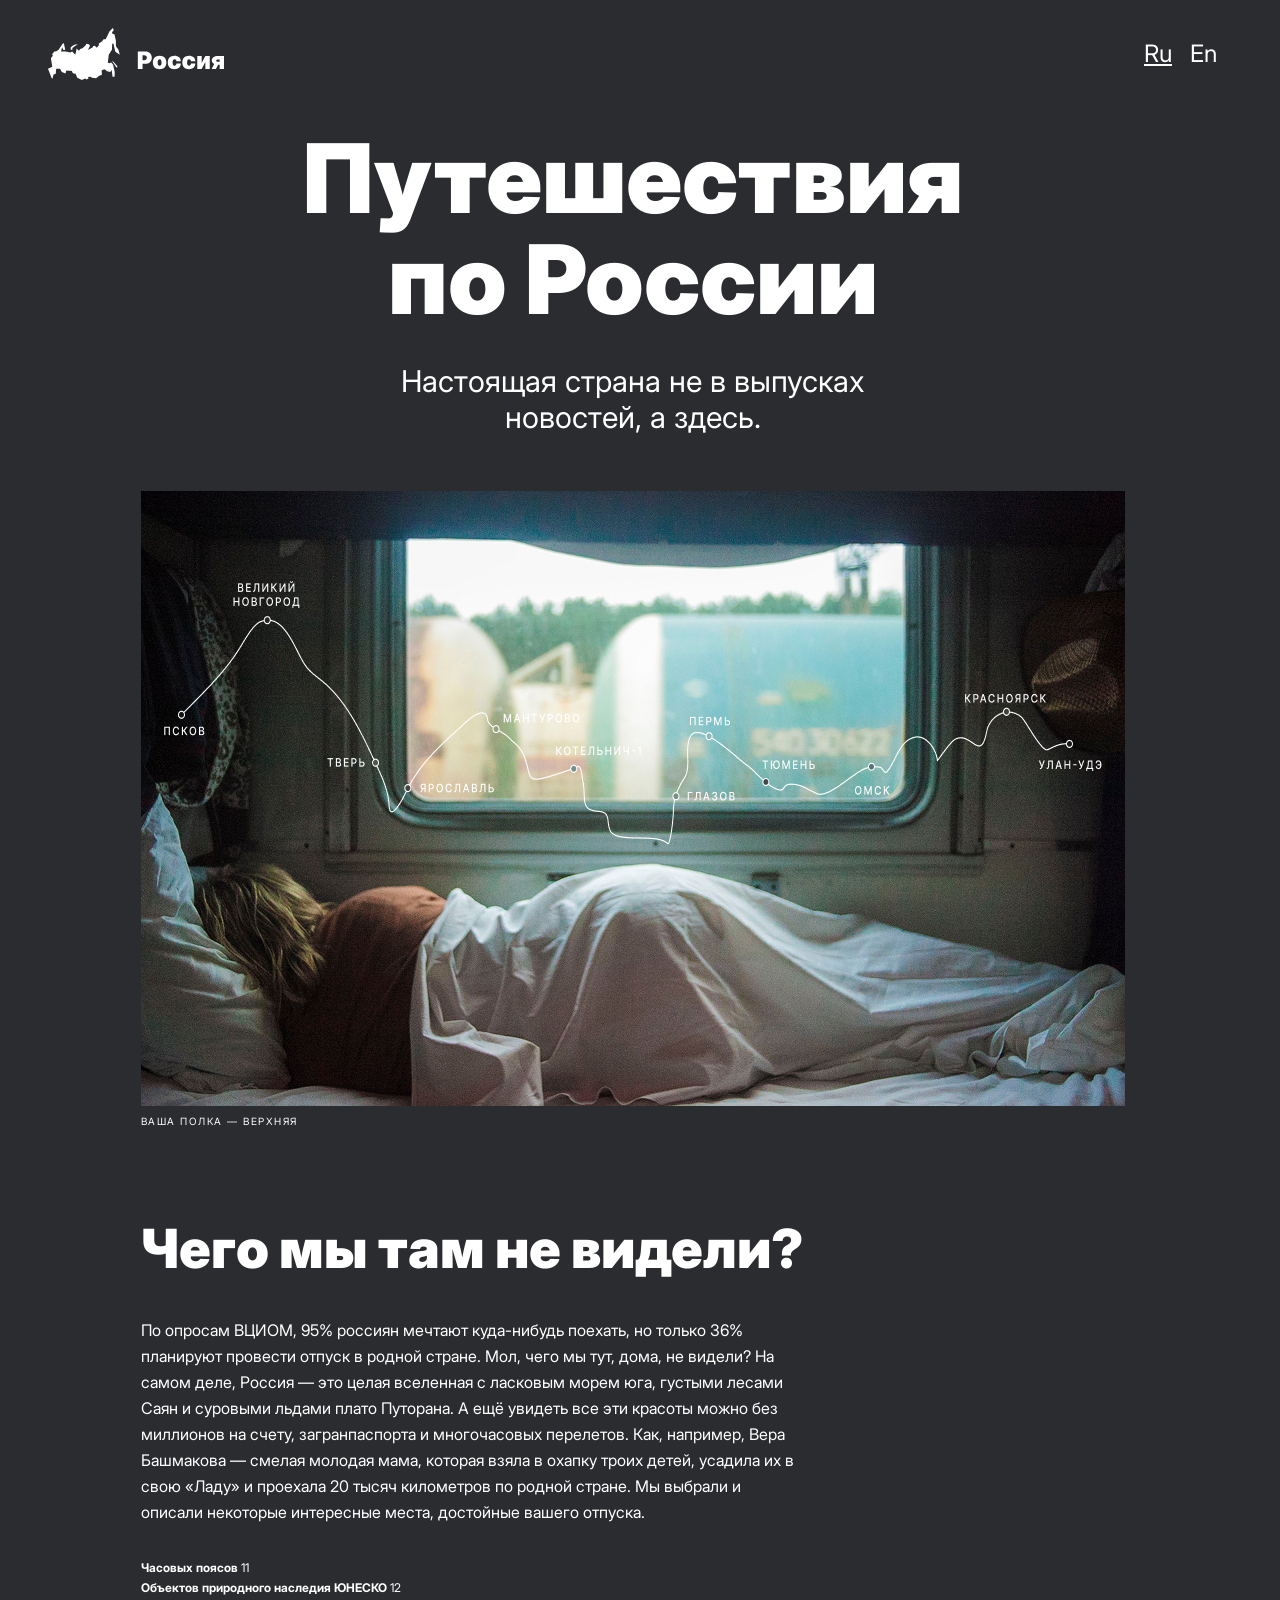
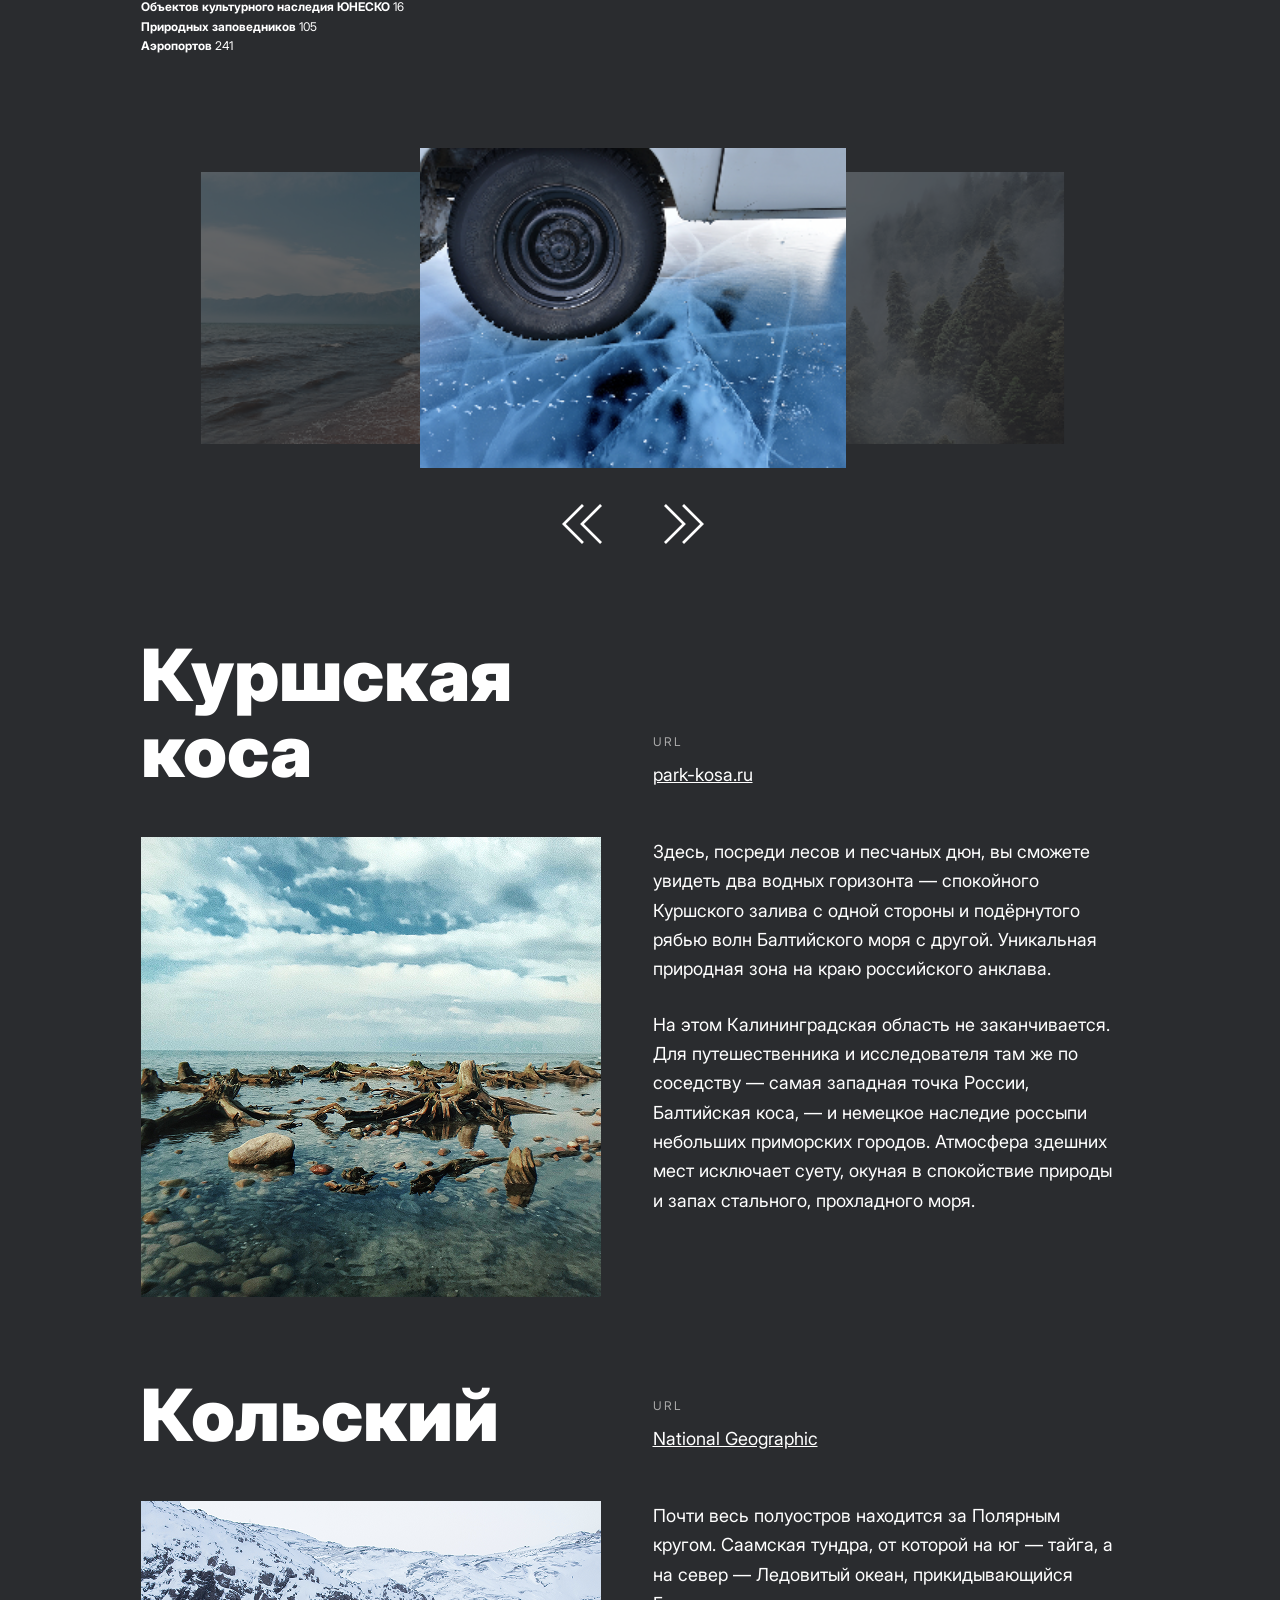
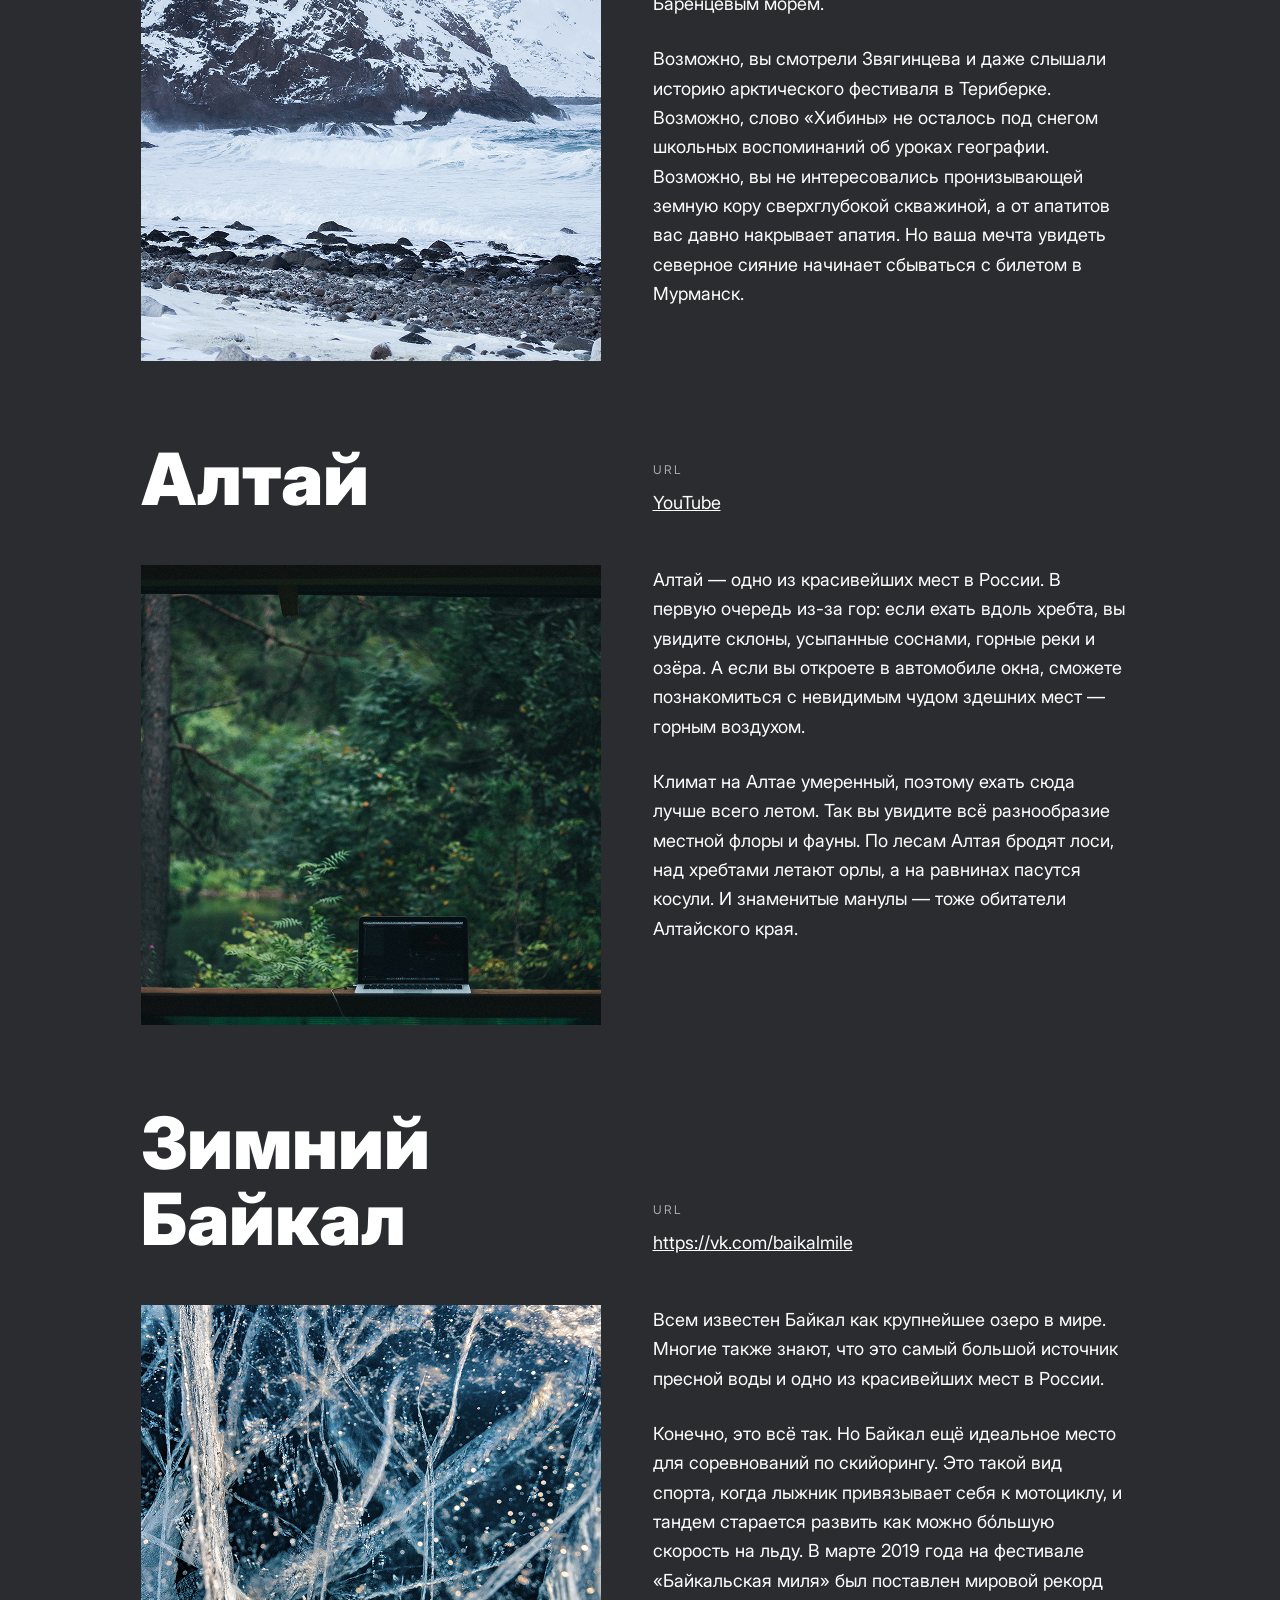
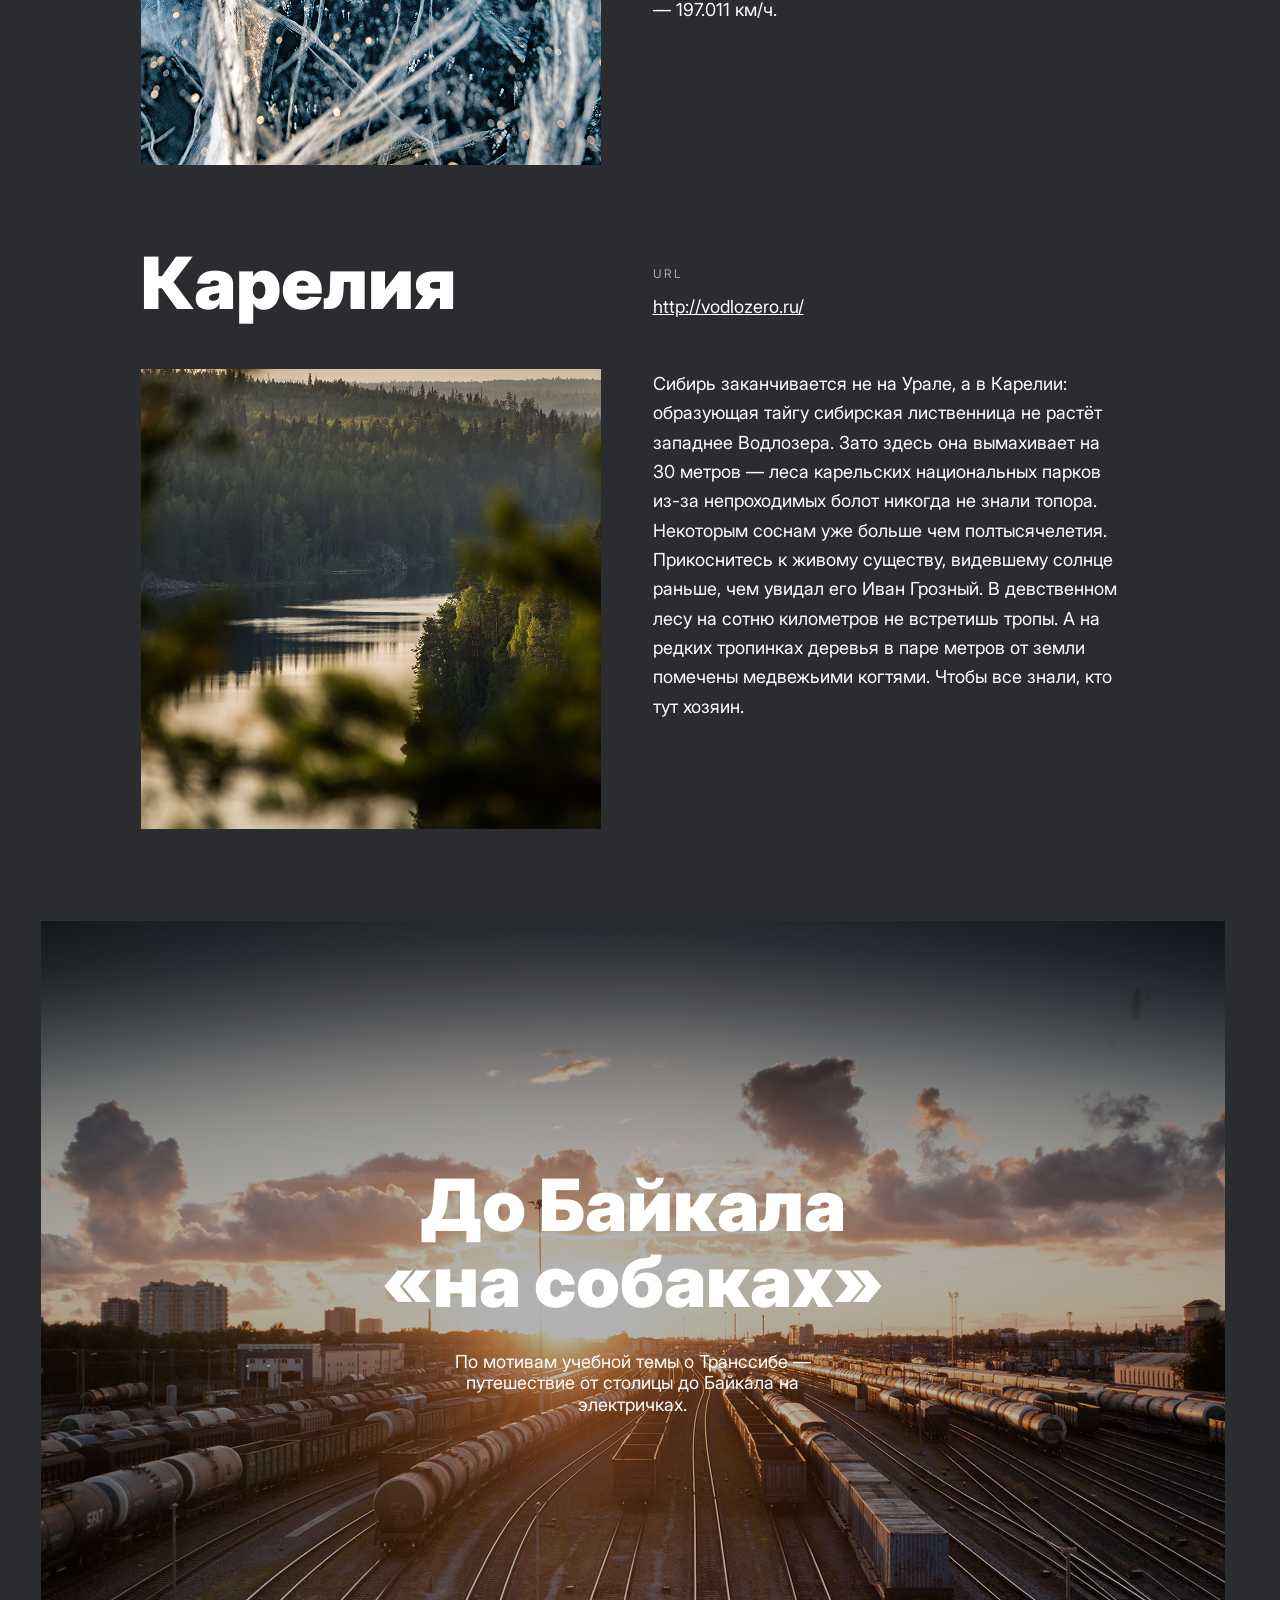
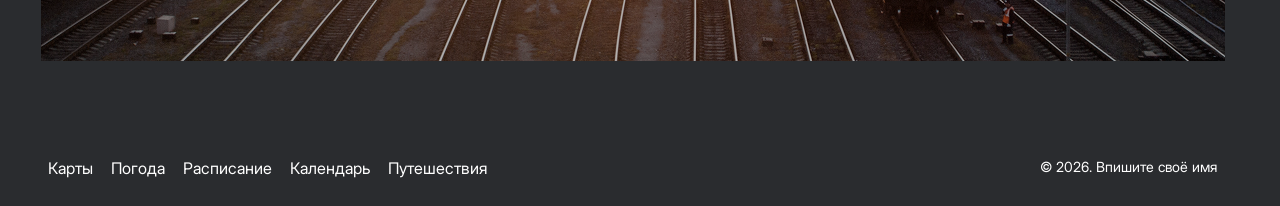
<file: src/index-ru.html>
<!doctype html>
<html lang="ru">
<head>
  <meta charset="UTF-8">
  <meta
    name="viewport"
    content="width=device-width, user-scalable=no, initial-scale=1.0, maximum-scale=1.0, minimum-scale=1.0"
  >
  <meta
    http-equiv="X-UA-Compatible"
    content="ie=edge"
  >
  <title>Путешествия по России</title>
  <link
    rel="stylesheet"
    href="css/styles.css"
  >
  <script src="script.js" defer></script>
</head>
<body>

<header class="header">
  <div class="header__container container-large">
    <a
      href="index-ru.html"
      class="header__logo"
    >
      <img
        src="./icons/logo.svg"
        alt="Логотип компании"
        class="header__logo-img"
        width="176"
        height="52"
        loading="lazy"
      >
    </a>

    <div class="header__language-switcher language-switcher">
      <a class="language-switcher__ru language-switcher__button-link" href="index-ru.html">Ru</a>
      <a class="language-switcher__en language-switcher__button-link is-active" href="index-en.html">En</a>
    </div>
  </div>
</header>

<main class="main">
  <section class="hero section">
    <div class="hero__container container-small container-reset_tablet">
      <h1 class="hero__title">Путешествия по России</h1>
      <p class="hero__description">Настоящая страна не в выпусках новостей, а здесь.</p>
      <img
        class="hero__img"
        src="img/hero-img.png"
        alt="Вид из окна поезда на проезжающий мимо состав, поверх фото наложена ломаная линия с названиями городов Транссибирской магистрали"
        width="984"
        height="615"
        loading="lazy"
      >
      <p class="hero__caption">ваша полка — верхняя</p>
    </div>
  </section>

  <section class="intro section container-small">
    <div class="intro__inner">
      <h2 class="intro__title">Чего мы там не видели?</h2>
      <p class="intro__description">По опросам ВЦИОМ, 95% россиян мечтают куда-нибудь поехать, но только 36%
        планируют провести отпуск в родной стране. Мол, чего мы тут, дома, не видели? На
        самом деле, Россия — это целая вселенная с ласковым морем юга, густыми лесами
        Саян и суровыми льдами плато Путорана. А ещё увидеть все эти красоты можно без
        миллионов на счету, загранпаспорта и многочасовых перелетов. Как, например,
        Вера Башмакова — смелая молодая мама, которая взяла в охапку троих детей, усадила их
        в свою «Ладу» и проехала 20 тысяч километров по родной стране. Мы выбрали и
        описали некоторые интересные места, достойные вашего отпуска.</p>
      <ul class="intro__info-list">
        <li class="intro__info-item">
          Часовых поясов <span class="thin-span">11</span>
        </li>
        <li class="intro__info-item">
          Объектов природного наследия ЮНЕСКО <span class="thin-span">12</span>
        </li>
        <li class="intro__info-item">
          Объектов культурного наследия ЮНЕСКО <span class="thin-span">16</span>
        </li>
        <li class="intro__info-item">
          Природных заповедников <span class="thin-span">105</span>
        </li>
        <li class="intro__info-item">
          Аэропортов <span class="thin-span">241</span>
        </li>
      </ul>
    </div>
  </section>

  <section class="slider section">
    <div class="slider__container container-small">
      <ul class="slider__list">
        <li class="slider__item">
          <img
            src="img/gallery-img-1.png"
            alt=""
            class="slider__img"
            width="284"
            height="213"
            loading="lazy"
          >
        </li>
        <li class="slider__item">
          <img
            src="img/gallery-img-2.png"
            alt=""
            class="slider__img"
            width="284"
            height="213"
            loading="lazy"
          >
        </li>
        <li class="slider__item">
          <img
            src="img/gallery-img-3.png"
            alt=""
            class="slider__img"
            width="284"
            height="213"
            loading="lazy"
          >
        </li>
        <li class="slider__item slider__before-slide">
          <img
            src="img/gallery-img-4.png"
            alt=""
            class="slider__img"
            width="284"
            height="213"
            loading="lazy"
          >
        </li>
        <li class="slider__item slider__is-active">
          <img
            src="img/gallery-img-5.png"
            alt=""
            class="slider__img"
            width="284"
            height="213"
            loading="lazy"
          >
        </li>
        <li class="slider__item slider__after-slide">
          <img
            src="img/gallery-img-6.png"
            alt=""
            class="slider__img"
            width="284"
            height="213"
            loading="lazy"
          >
        </li>
        <li class="slider__item">
          <img
            src="img/gallery-img-7.png"
            alt=""
            class="slider__img"
            width="284"
            height="213"
            loading="lazy"
          >
        </li>
        <li class="slider__item">
          <img
            src="img/gallery-img-8.png"
            alt=""
            class="slider__img"
            width="284"
            height="213"
            loading="lazy"
          >
        </li>
        <li class="slider__item">
          <img
            src="img/gallery-img-9.png"
            alt=""
            class="slider__img"
            width="284"
            height="213"
            loading="lazy"
          >
        </li>
        <li class="slider__item">
          <img
            src="img/gallery-img-10.png"
            alt=""
            class="slider__img"
            width="284"
            height="213"
            loading="lazy"
          >
        </li>
        <li class="slider__item">
          <img
            src="img/gallery-img-11.png"
            alt=""
            class="slider__img"
            width="284"
            height="213"
            loading="lazy"
          >
        </li>
        <li class="slider__item">
          <img
            src="img/gallery-img-12.png"
            alt=""
            class="slider__img"
            width="284"
            height="213"
            loading="lazy"
          >
        </li>
      </ul>

      <div class="slider__controls">
        <button class="slider__next-btn">
          <svg fill="#000000" width="40px" height="40px" viewBox="0 0 1920 1920" xmlns="http://www.w3.org/2000/svg">
            <g fill-rule="evenodd">
              <path d="M1052 92.168 959.701 0-.234 959.935 959.701 1920l92.299-92.43-867.636-867.635L1052 92.168Z"/>
              <path d="M1920 92.168 1827.7 0 867.766 959.935 1827.7 1920l92.3-92.43-867.64-867.635L1920 92.168Z"/>
            </g>
          </svg>
        </button>
        <button class="slider__prev-btn">
          <svg fill="#000000" width="40px" height="40px" viewBox="0 0 1920 1920" xmlns="http://www.w3.org/2000/svg">
            <g fill-rule="evenodd">
              <path d="M0 92.168 92.299 0l959.931 959.935L92.299 1920 0 1827.57l867.636-867.635L0 92.168Z"/>
              <path d="M868 92.168 960.299 0l959.931 959.935L960.299 1920 868 1827.57l867.64-867.635L868 92.168Z"/>
            </g>
          </svg>
        </button>
      </div>
    </div>
  </section>

  <section class="locations section">
    <div class="locations__container container-small">
      <div class="locations__content">
        <h2 class="locations__title">Куршская коса</h2>
        <div class="locations__link-container">
          <span class="locations__link-span">URL</span>
          <a
            href="http://park-kosa.ru"
            class="locations__link"
          >park-kosa.ru</a>
        </div>
        <img
          src="img/locations-first.png"
          alt="Пейзаж локации «Куршская коса»"
          class="locations__img"
          width="460"
          height="460"
          loading="lazy"
        >
        <p class="locations__description">
          <span class="locations__description-separation">
            Здесь, посреди лесов и песчаных дюн, вы сможете
            увидеть два водных горизонта — спокойного
            Куршского залива с одной стороны и подёрнутого
            рябью волн Балтийского моря с другой. Уникальная
            природная зона на краю российского анклава.
          </span>
          <span class="locations__description-separation">
            На этом Калининградская область не заканчивается.
            Для путешественника и исследователя там же по
            соседству — самая западная точка России,
            Балтийская коса, — и немецкое наследие россыпи
            небольших приморских городов. Атмосфера здешних
            мест исключает суету, окуная в спокойствие
            природы и запах стального, прохладного моря.
          </span>
        </p>
      </div>

      <div class="locations__content">
        <h2 class="locations__title">Кольский</h2>
        <div class="locations__link-container">
          <span class="locations__link-span">URL</span>
          <a
            href="https://yourshot.nationalgeographic.com/photos/?keywords=kolskiy"
            class="locations__link"
          >National Geographic</a>
        </div>
        <img
          src="img/locations-second.png"
          alt="Пейзаж локации «Кольский»"
          class="locations__img"
          width="460"
          height="460"
          loading="lazy"
        >
        <p class="locations__description">
          <span class="locations__description-separation">
            Почти весь полуостров находится за Полярным
            кругом. Саамская тундра, от которой на юг —
            тайга, а на север — Ледовитый океан,
            прикидывающийся Баренцевым морем.
          </span>
          <span class="locations__description-separation">
            Возможно, вы смотрели Звягинцева и даже слышали
            историю арктического фестиваля в Териберке.
            Возможно, слово «Хибины» не осталось под снегом
            школьных воспоминаний об уроках географии.
            Возможно, вы не интересовались пронизывающей
            земную кору сверхглубокой скважиной, а от апатитов
            вас давно накрывает апатия. Но ваша мечта увидеть
            северное сияние начинает сбываться с билетом
            в Мурманск.
          </span>
        </p>
      </div>

      <div class="locations__content">
        <h2 class="locations__title">Алтай</h2>
        <div class="locations__link-container">
          <span class="locations__link-span">URL</span>
          <a
            href="https://www.youtube.com/watch?v=7ZEsoV7kWAQ"
            class="locations__link"
          >YouTube</a>
        </div>
        <img
          src="img/locations-third.png"
          alt="Пейзаж локации «Алтай»"
          class="locations__img"
          width="460"
          height="460"
          loading="lazy"
        >
        <p class="locations__description">
          <span class="locations__description-separation">
            Алтай — одно из красивейших мест в России.
            В первую очередь из-за гор: если ехать вдоль хребта,
            вы увидите склоны, усыпанные соснами, горные реки
            и озёра. А если вы откроете в автомобиле окна,
            сможете познакомиться с невидимым чудом здешних
            мест — горным воздухом.
          </span>
          <span class="locations__description-separation">
            Климат на Алтае умеренный, поэтому ехать сюда
            лучше всего летом. Так вы увидите всё разнообразие
            местной флоры и фауны. По лесам Алтая бродят
            лоси, над хребтами летают орлы, а на равнинах
            пасутся косули. И знаменитые манулы —
            тоже обитатели Алтайского края.
          </span>
        </p>
      </div>

      <div class="locations__content">
        <h2 class="locations__title">Зимний Байкал</h2>
        <div class="locations__link-container">
          <span class="locations__link-span">URL</span>
          <a
            href="https://vk.com/baikalmile"
            class="locations__link"
          >https://vk.com/baikalmile</a>
        </div>
        <img
          src="img/locations-fourth.png"
          alt="Пейзаж локации «Зимний Байкал»"
          class="locations__img"
          width="460"
          height="460"
          loading="lazy"
        >
        <p class="locations__description">
          <span class="locations__description-separation">
            Всем известен Байкал как крупнейшее озеро
            в мире. Многие также знают, что это самый большой
            источник пресной воды и одно из красивейших мест
            в России.
          </span>
          <span class="locations__description-separation">
            Конечно, это всё так. Но Байкал ещё идеальное
            место для соревнований по скийорингу. Это такой
            вид спорта, когда лыжник привязывает себя
            к мотоциклу, и тандем старается развить как можно
            бóльшую скорость на льду. В марте 2019 года на
            фестивале «Байкальская миля» был поставлен
            мировой рекорд — 197.011 км/ч.
          </span>
        </p>
      </div>

      <div class="locations__content">
        <h2 class="locations__title">Карелия</h2>
        <div class="locations__link-container">
          <span class="locations__link-span">URL</span>
          <a
            href="http://vodlozero.ru"
            class="locations__link"
          >http://vodlozero.ru/</a>
        </div>
        <img
          src="img/locations-fifth.png"
          alt="Пейзаж локации «Карелия»"
          class="locations__img"
          width="460"
          height="460"
          loading="lazy"
        >
        <p class="locations__description">
          Сибирь заканчивается не на Урале, а в Карелии:
          образующая тайгу сибирская лиственница не растёт
          западнее Водлозера. Зато здесь она вымахивает на
          30 метров — леса карельских национальных парков
          из-за непроходимых болот никогда не знали топора.
          Некоторым соснам уже больше чем полтысячелетия.
          Прикоснитесь к живому существу, видевшему
          солнце раньше, чем увидал его Иван Грозный.
          В девственном лесу на сотню километров не
          встретишь тропы. А на редких тропинках деревья
          в паре метров от земли помечены медвежьими
          когтями. Чтобы все знали, кто тут хозяин.
        </p>
      </div>
    </div>
  </section>

  <section class="to-baikal section">
    <a
      href="https://stampsy.com/na-elektrichkakh-do-baikala"
      class="to-baikal__link container-large container-reset_tablet"
    >
      <div class="to-baikal__link-content">
        <h2 class="to-baikal__title">До Байкала «на собаках»</h2>
        <p class="to-baikal__description">
          По мотивам учебной темы о Транссибе
          — путешествие от столицы до Байкала на
          электричках.
        </p>
      </div>
    </a>
  </section>

  <footer class="footer section container-large">
    <div class="footer__container">
      <nav class="footer__nav">
        <ul class="footer__nav-list">
          <li class="footer__nav-item">
            <a
              href="https://yandex.ru/maps"
              class="footer__nav-link"
            >Карты</a>
          </li>
          <li class="footer__nav-item">
            <a
              href="https://yandex.ru/pogoda"
              class="footer__nav-link"
            >Погода</a>
          </li>
          <li class="footer__nav-item">
            <a
              href="https://rasp.yandex.ru"
              class="footer__nav-link"
            >Расписание</a>
          </li>
          <li class="footer__nav-item">
            <a
              href="https://calendar.yandex.ru"
              class="footer__nav-link"
            >Календарь</a>
          </li>
          <li class="footer__nav-item">
            <a
              href="https://travel.yandex.ru"
              class="footer__nav-link"
            >Путешествия</a>
          </li>
        </ul>
      </nav>
      <p class="footer__copyright">© 2026. Впишите своё имя</p>
    </div>
  </footer>
</main>
</body>
</html>
</file>
<file: src/css/styles.css>
@charset "UTF-8";
/**
  Нормализация блочной модели
 */
*,
::before,
::after {
  box-sizing: border-box;
}

/**
  Убираем внутренние отступы слева тегам списков,
  у которых есть атрибут class
 */
:where(ul, ol):where([class]) {
  padding-left: 0;
}

/**
  Убираем внешние отступы body и двум другим тегам,
  у которых есть атрибут class
 */
body,
:where(blockquote, figure, fieldset):where([class]) {
  margin: 0;
}

/**
  Убираем внешние отступы вертикали нужным тегам,
  у которых есть атрибут class
 */
:where(h1,
h2,
h3,
h4,
h5,
h6,
p,
ul,
ol,
dl):where([class]) {
  margin-block: 0;
}

:where(dd[class]) {
  margin-left: 0;
}

:where(fieldset[class]) {
  padding: 0;
  border: none;
}

/**
  Убираем стандартный маркер маркированному списку,
  у которого есть атрибут class
 */
:where(ul[class]) {
  list-style: none;
}

:where(address[class]) {
  font-style: normal;
}

/**
  Обнуляем вертикальные внешние отступы параграфа,
  объявляем локальную переменную для внешнего отступа вниз,
  чтобы избежать взаимодействие с более сложным селектором
 */
p {
  --paragraphMarginBottom: 24px;
  margin-block: 0;
}

/**
  Внешний отступ вниз для параграфа без атрибута class,
  который расположен не последним среди своих соседних элементов
 */
p:where(:not([class]):not(:last-child)) {
  margin-bottom: var(--paragraphMarginBottom);
}

/**
  Упрощаем работу с изображениями и видео
 */
img,
video {
  display: block;
  max-width: 100%;
  height: auto;
}

/**
  Наследуем свойства шрифт для полей ввода
 */
input,
textarea,
select,
button {
  font: inherit;
}

html {
  /**
    Пригодится в большинстве ситуаций
    (когда, например, нужно будет "прижать" футер к низу сайта)
   */
  height: 100%;
  /**
    Убираем скачок интерфейса по горизонтали
    при появлении / исчезновении скроллбара
   */
  scrollbar-gutter: stable;
}

/**
  Плавный скролл
 */
html {
  scroll-behavior: smooth;
}

body {
  /**
    Пригодится в большинстве ситуаций
    (когда, например, нужно будет "прижать" футер к низу сайта)
   */
  min-height: 100%;
  /**
    Унифицированный интерлиньяж
   */
  line-height: 1.5;
}

/**
  Нормализация высоты элемента ссылки при его инспектировании в DevTools
 */
a:where([class]) {
  display: inline-flex;
}

/**
  Курсор-рука при наведении на элемент
 */
button,
label {
  cursor: pointer;
}

/**
  Убирает серую подсветку при тапе на мобильных устройствах (iOS/Android)
 */
button {
  -webkit-tap-highlight-color: transparent;
}

/**
  Приводим к единому цвету svg-элементы
  (за исключением тех, у которых уже указан
  атрибут fill со значением 'none' или начинается с 'url')
 */
:where([fill]:not([fill=none],
[fill^=url])) {
  fill: currentColor;
}

/**
  Приводим к единому цвету svg-элементы
  (за исключением тех, у которых уже указан
  атрибут stroke со значением 'none')
 */
:where([stroke]:not([stroke=none],
[stroke^=url])) {
  stroke: currentColor;
}

/**
  Чиним баг задержки смены цвета при взаимодействии с svg-элементами
 */
svg * {
  transition-property: fill, stroke;
}

/**
  Приведение рамок таблиц в классический 'collapse' вид
 */
:where(table) {
  border-collapse: collapse;
  border-color: currentColor;
}

/**
  Удаляем все анимации и переходы для людей,
  которые предпочитают их не использовать
 */
@media (prefers-reduced-motion: reduce) {
  *,
  ::before,
  ::after {
    animation-duration: 0.01ms !important;
    animation-iteration-count: 1 !important;
    transition-duration: 0.01ms !important;
    scroll-behavior: auto !important;
  }
}
@font-face {
  font-family: "Inter";
  src: url("/src/fonts/Inter_28pt-Regular.ttf") format("truetype");
  font-weight: 400;
  font-style: normal;
  font-display: swap;
}
@font-face {
  font-family: "Inter";
  src: url("/src/fonts/Inter_28pt-Bold.ttf") format("truetype");
  font-weight: 700;
  font-style: normal;
  font-display: swap;
}
@font-face {
  font-family: "Inter";
  src: url("/src/fonts/Inter_28pt-Black.ttf") format("truetype");
  font-weight: 900;
  font-style: normal;
  font-display: swap;
}
.container-large {
  max-width: calc(var(--container-large-width) + var(--container-padding-x) * 2);
  margin-inline: auto;
  padding-inline: var(--container-padding-x);
}

.container-small {
  max-width: calc(var(--container-small-width) + var(--container-padding-x) * 2);
  margin-inline: auto;
  padding-inline: var(--container-padding-x);
}

@media (max-width: 1024px) {
  .container-reset_tablet {
    padding-inline: 0;
  }
}
@media (max-width: 1280px) {
  .container-reset_laptop {
    padding-inline: 0;
  }
}

:root {
  --color-background: #2A2C2F;
  --color-text: #fff;
  --color-text-alter: #aaa;
  --font-family: Inter;
  --font-weight-regular: 400;
  --font-weight-bold: 700;
  --font-weight-black: 900;
  --line-height-title: 1.05556;
  --line-height-subtitle: 1.2;
  --line-height-description: 1.63;
  --container-small-width: 984px;
  --container-large-width: 1184px;
  --container-padding-x: 48px;
  --section-padding-y: 46px;
  --transition-duration: 0.2s;
}
@media (max-width: 1024px) {
  :root {
    --container-padding-x: 24px;
  }
}
@media (max-width: 767px) {
  :root {
    --container-padding-x: 16px;
  }
}
@media (max-width: 1024px) {
  :root {
    --section-padding-y: 44px;
  }
}
@media (max-width: 767px) {
  :root {
    --section-padding-y: 32px;
  }
}

body {
  font-size: 18px;
  font-family: var(--font-family), sans-serif;
  font-weight: var(--font-weight-regular);
  line-height: var(--line-height-description);
  color: var(--color-text);
  background-color: var(--color-background);
  overflow-x: hidden;
}

a,
button,
input,
textarea,
svg * {
  transition-duration: var(--transition-duration);
}

a {
  color: var(--color-text);
}

h1,
h2 {
  font-weight: var(--font-weight-black);
  color: var(--color-text);
  line-height: var(--line-height-title);
}

h1 {
  font-size: 96px;
}
@media (max-width: 767px) {
  h1 {
    font-size: 40px;
  }
}

h2 {
  font-size: 72px;
}
@media (max-width: 1024px) {
  h2 {
    font-size: 42px;
  }
}
@media (max-width: 767px) {
  h2 {
    font-size: 32px;
  }
}

.thin-span {
  font-weight: var(--font-weight-regular);
}

.header__container {
  display: flex;
  flex-direction: row;
  justify-content: space-between;
  align-items: center;
  padding-top: 28px;
  margin-bottom: 56px;
}
@media (max-width: 1280px) {
  .header__container {
    margin-bottom: 48px;
  }
}
@media (max-width: 767px) {
  .header__logo {
    width: 142px;
    height: 42px;
  }
}

.section {
  padding-block: var(--section-padding-y);
  display: flex;
  flex-direction: column;
  position: relative;
}

.hero {
  padding-top: 0;
}
.hero__container {
  position: relative;
}
.hero__title {
  text-align: center;
  max-width: 720px;
  margin: 0 auto 32px;
}
@media (max-width: 767px) {
  .hero__title {
    max-width: 288px;
    margin-bottom: 16px;
  }
}
.hero__description {
  text-align: center;
  font-size: 30px;
  max-width: 600px;
  line-height: 1.2;
  margin: 0 auto 64px;
}
@media (max-width: 1280px) {
  .hero__description {
    margin-bottom: 56px;
  }
}
@media (max-width: 767px) {
  .hero__description {
    font-size: 16px;
    max-width: 288px;
    margin-bottom: 40px;
  }
}
.hero__img {
  margin-bottom: 8px;
}
.hero__caption {
  font-size: 10px;
  line-height: 1.4;
  letter-spacing: 0.15em;
  text-transform: uppercase;
}
@media (max-width: 1024px) {
  .hero__caption {
    padding-left: 24px;
  }
}

.intro__inner {
  max-width: 665px;
}
.intro__title {
  font-size: 54px;
  margin-bottom: 40px;
}
@media (max-width: 767px) {
  .intro__title {
    font-size: 32px;
  }
}
.intro__description {
  font-size: 16px;
  margin-bottom: 33px;
}
.intro__info-list {
  font-size: 12px;
  font-weight: var(--font-weight-bold);
}

.slider__container {
  display: flex;
  flex-direction: column;
}
.slider__controls {
  display: flex;
  justify-content: center;
  column-gap: 50px;
}
.slider__img {
  width: 426px;
  height: 320px;
}
@media (max-width: 1024px) {
  .slider__img {
    width: 100%;
    height: auto;
  }
}
@media (max-width: 767px) {
  .slider__img {
    width: 199px;
    min-height: 127px;
  }
}
.slider__list {
  display: flex;
  flex-direction: row;
  margin-bottom: 35px;
}
.slider__list li {
  display: none;
}
.slider__item {
  transition-duration: var(--transition-duration);
}
.slider__is-active:nth-child(n), .slider__before-slide:nth-child(n), .slider__after-slide:nth-child(n) {
  display: flex;
}
.slider__is-active {
  z-index: 1;
  opacity: 1;
  transform: scale(1) translateX(0);
}
.slider__before-slide {
  position: absolute;
  left: 53%;
  opacity: 30%;
  scale: 85%;
}
.slider__after-slide {
  position: absolute;
  right: 53%;
  opacity: 30%;
  scale: 85%;
}
.slider__next-btn, .slider__prev-btn {
  display: flex;
  justify-content: center;
  align-items: center;
  border: none;
  background: none;
}
.slider__next-btn svg, .slider__prev-btn svg {
  color: white;
}
.slider__next-btn svg:hover, .slider__prev-btn svg:hover {
  color: gray;
  transition-duration: var(--transition-duration);
}

.locations__container {
  display: flex;
  flex-direction: column;
  row-gap: 80px;
}
.locations__content {
  display: grid;
  grid-template-columns: 1fr 1fr;
  gap: 48px 40px;
}
@media (max-width: 767px) {
  .locations__content {
    grid-template-columns: 1fr;
    gap: 32px 0;
  }
}
.locations__link:hover {
  opacity: 0.8;
}
.locations__link-container {
  display: flex;
  flex-direction: column;
  justify-content: flex-end;
}
.locations__link-span {
  font-size: 12px;
  line-height: 1;
  letter-spacing: 0.17em;
  color: var(--color-text-alter);
  margin-bottom: 12px;
}
.locations__description {
  display: flex;
  flex-direction: column;
  line-height: var(--line-height-description);
  row-gap: 26px;
}
@media (max-width: 1024px) {
  .locations__description {
    font-size: 16px;
  }
}

.to-baikal {
  display: flex;
  justify-content: center;
  align-items: center;
  text-align: center;
}
.to-baikal__link {
  display: flex;
  justify-content: center;
  align-items: center;
  width: 100%;
  max-width: 1184px;
  aspect-ratio: 1184/740;
  text-decoration: none;
  background-image: linear-gradient(rgba(0, 0, 0, 0.3), rgba(0, 0, 0, 0.3)), url("../img/to-baikal-background.png");
  background-size: cover;
  background-position: center;
}
.to-baikal__link:hover {
  background-image: linear-gradient(rgba(0, 0, 0, 0.8), rgba(0, 0, 0, 0.8)), url("../img/to-baikal-background.png");
}
.to-baikal__link-content {
  display: flex;
  flex-direction: column;
  justify-content: center;
  align-items: center;
}
.to-baikal__title {
  max-width: 560px;
  font-size: 72px;
  margin-bottom: 32px;
}
@media (max-width: 767px) {
  .to-baikal__title {
    font-size: 32px;
    max-width: 250px;
    margin-bottom: 16px;
  }
}
.to-baikal__description {
  max-width: 360px;
  line-height: var(--line-height-subtitle);
}
@media (max-width: 767px) {
  .to-baikal__description {
    font-size: 14px;
    max-width: 240px;
  }
}

.footer {
  padding-bottom: 24px;
}
.footer__container {
  display: flex;
  justify-content: space-between;
  align-items: center;
  margin: 0;
}
@media (max-width: 767px) {
  .footer__container {
    flex-direction: column;
    align-items: flex-start;
  }
}
.footer__nav-list {
  display: flex;
  column-gap: 18px;
}
@media (max-width: 767px) {
  .footer__nav-list {
    flex-direction: column;
    row-gap: 32px;
    margin-bottom: 48px;
  }
}
.footer__nav-link {
  text-decoration: none;
  font-size: 16px;
}
@media (max-width: 767px) {
  .footer__nav-link {
    font-size: 24px;
    line-height: 1;
  }
}
.footer__nav-link:hover {
  opacity: 0.8;
}
.footer__copyright {
  font-size: 14px;
}

.language-switcher {
  display: flex;
  column-gap: 18px;
}
.language-switcher__button-link {
  color: var(--color-text);
  border: none;
  background: none;
  font-size: 24px;
  cursor: pointer;
}
@media (max-width: 767px) {
  .language-switcher__button-link {
    font-size: 18px;
  }
}

.is-active {
  text-decoration: none;
}
</file>
